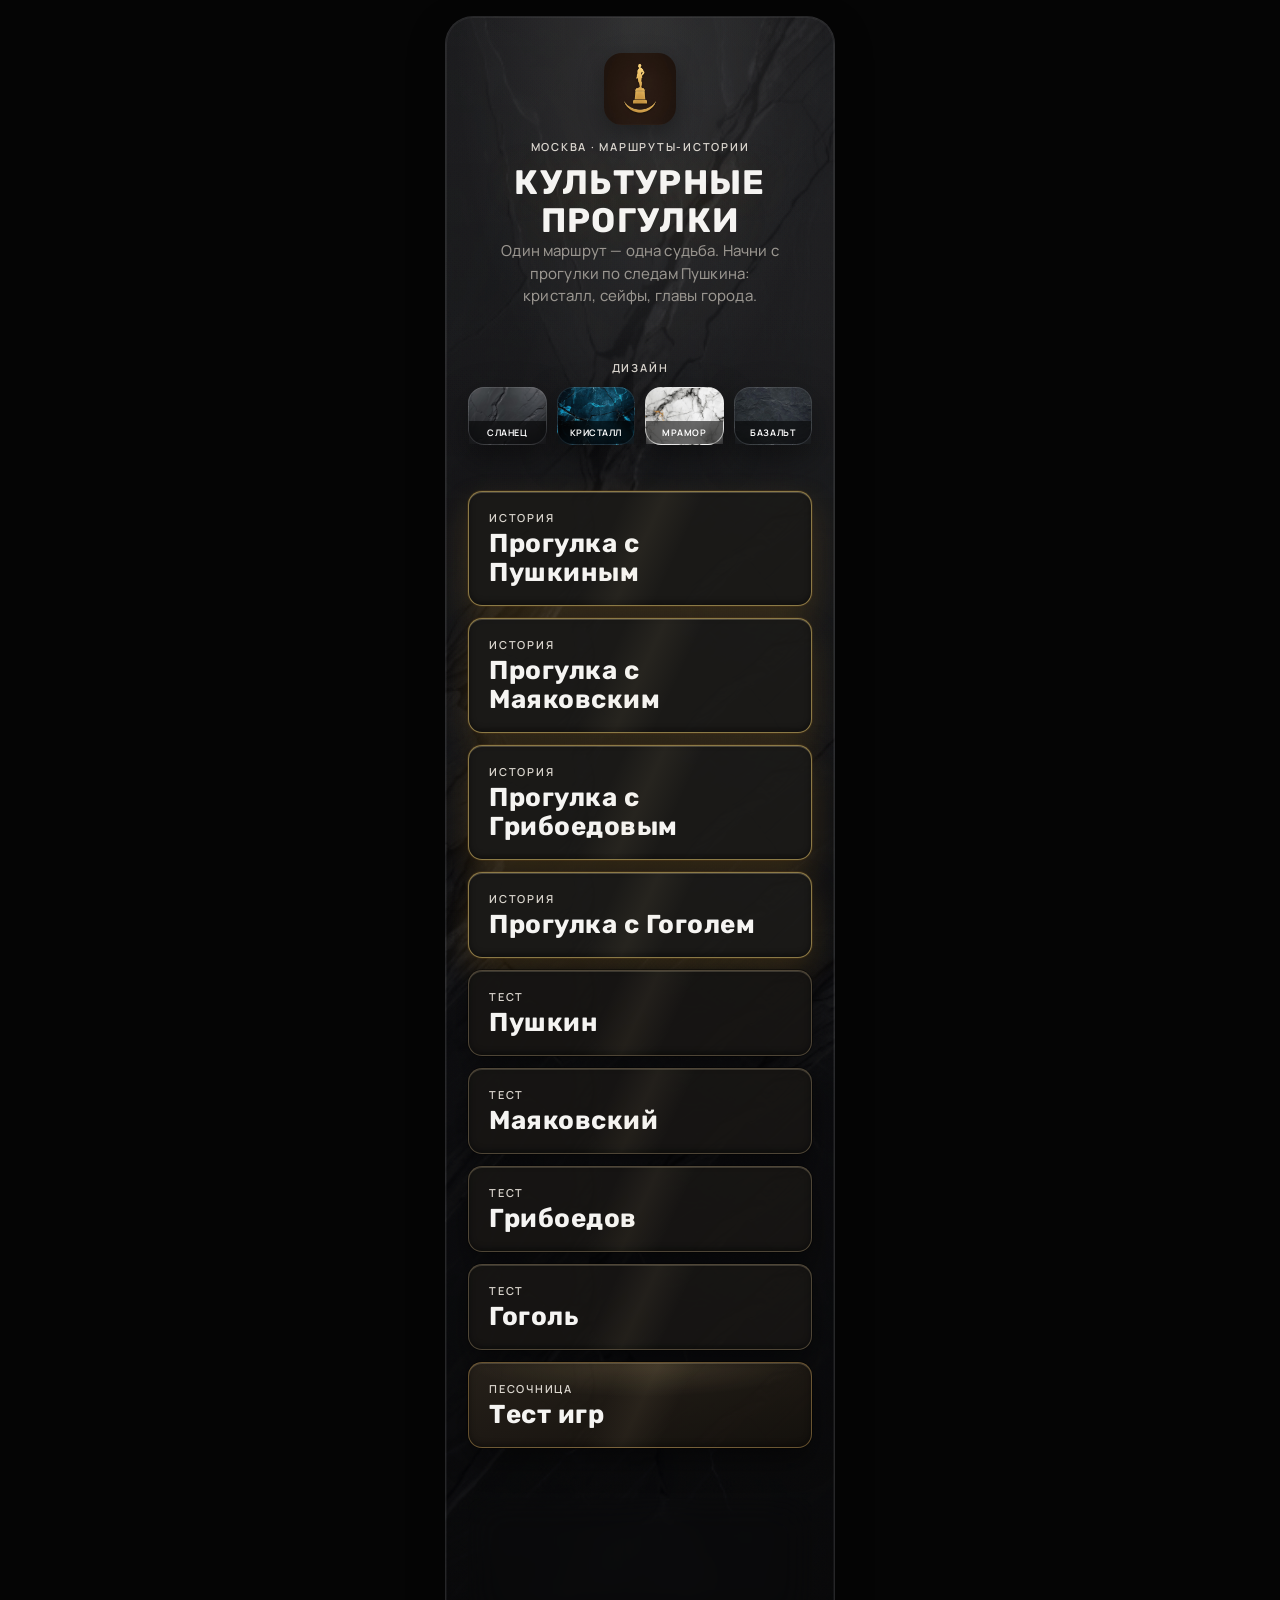
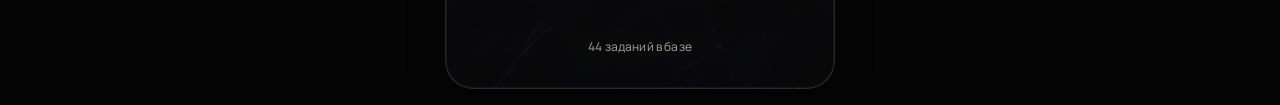
<file: index.html>
<!DOCTYPE html>
<html lang="ru" data-theme="slate">
<head>
  <meta charset="UTF-8" />
  <meta name="viewport" content="width=device-width, initial-scale=1, viewport-fit=cover" />
  <meta name="theme-color" content="#0e0e10" />
  <meta name="apple-mobile-web-app-capable" content="yes" />
  <title>Культурные прогулки</title>
  <link rel="stylesheet" href="styles.css?v=77" />
  <link rel="stylesheet" href="themes.css?v=77" />
  <link rel="stylesheet" href="ui-premium.css?v=77" />
  <link rel="manifest" href="manifest.json" />
  <link rel="icon" href="icon.svg" type="image/svg+xml" />
  <link rel="apple-touch-icon" href="apple-touch-icon.png" />
  <script src="theme.js?v=77"></script>
</head>
<body class="home-body">
  <div class="phone-shell home-shell">
    <div class="home-atmosphere" aria-hidden="true"></div>
    <main class="home home-premium">
      <header class="home-brand">
        <img class="home-logo home-logo-lg" src="icon-512.png" width="96" height="96" alt="" />
        <p class="eyebrow">Москва · маршруты-истории</p>
        <h1>Культурные<br />прогулки</h1>
        <p class="home-lead">Один маршрут — одна судьба. Начни с прогулки по следам Пушкина: кристалл, сейфы, главы города.</p>
      </header>

      <section class="theme-picker" aria-label="Дизайн">
        <p class="theme-picker-label">Дизайн</p>
        <div class="theme-picker-row">
          <button type="button" class="theme-swatch" data-theme-pick="slate" data-label="Сланец" aria-label="Сланец"></button>
          <button type="button" class="theme-swatch" data-theme-pick="crystal" data-label="Кристалл" aria-label="Кристалл"></button>
          <button type="button" class="theme-swatch" data-theme-pick="marble" data-label="Мрамор" aria-label="Мрамор"></button>
          <button type="button" class="theme-swatch" data-theme-pick="basalt" data-label="Базальт" aria-label="Базальт"></button>
        </div>
      </section>

      <nav class="home-actions" aria-label="Главное меню">
        <a class="home-cta story" data-poet="pushkin" href="walk.html?story=pushkin&v=62">
          <span class="home-cta-label">История</span>
          <span class="home-cta-title">Прогулка с Пушкиным</span>
        </a>
        <a class="home-cta story" data-poet="mayakovsky" href="walk.html?story=mayakovsky&v=62">
          <span class="home-cta-label">История</span>
          <span class="home-cta-title">Прогулка с Маяковским</span>
        </a>
        <a class="home-cta story" data-poet="griboedov" href="walk.html?story=griboedov&v=62">
          <span class="home-cta-label">История</span>
          <span class="home-cta-title">Прогулка с Грибоедовым</span>
        </a>
        <a class="home-cta story" data-poet="gogol" href="walk.html?story=gogol&v=62">
          <span class="home-cta-label">История</span>
          <span class="home-cta-title">Прогулка с Гоголем</span>
        </a>
        <a class="home-cta test" data-poet="pushkin" href="walk.html?story=pushkin&test=1&v=62">
          <span class="home-cta-label">Тест</span>
          <span class="home-cta-title">Пушкин</span>
        </a>
        <a class="home-cta test" data-poet="mayakovsky" href="walk.html?story=mayakovsky&test=1&v=62">
          <span class="home-cta-label">Тест</span>
          <span class="home-cta-title">Маяковский</span>
        </a>
        <a class="home-cta test" data-poet="griboedov" href="walk.html?story=griboedov&test=1&v=62">
          <span class="home-cta-label">Тест</span>
          <span class="home-cta-title">Грибоедов</span>
        </a>
        <a class="home-cta test" data-poet="gogol" href="walk.html?story=gogol&test=1&v=62">
          <span class="home-cta-label">Тест</span>
          <span class="home-cta-title">Гоголь</span>
        </a>
        <a class="home-cta" href="games.html">
          <span class="home-cta-label">Песочница</span>
          <span class="home-cta-title">Тест игр</span>
        </a>
      </nav>

      <footer class="home-foot">
        <button type="button" class="btn ghost home-install" id="btn-install" hidden>Установить на телефон</button>
        <div class="home-settings">
          <p class="home-settings-label">Настройки</p>
          <button type="button" class="btn primary" id="btn-update-app">Обновить приложение</button>
          <p class="home-note" id="update-note">Та же ссылка · сброс кэша и загрузка новой версии</p>
        </div>
        <p class="home-note" id="home-note"></p>
      </footer>
    </main>
  </div>
  <script src="content-db.js?v=77"></script>
  <script src="monuments-extra.js?v=77"></script>
  <script src="demo-quest.js?v=77"></script>
  <script src="story-pushkin.js?v=77"></script>
  <script src="story-letters.js?v=77"></script>
  <script src="story-mayakovsky.js?v=77"></script>
  <script src="story-griboedov.js?v=77"></script>
  <script src="story-gogol.js?v=77"></script>
  <script src="shared.js?v=77"></script>
  <script>
    const active = KP.loadActiveQuest();
    const dbCount = (window.QUEST_DB && QUEST_DB.tasks.length) || 0;
    document.getElementById("home-note").textContent = active
      ? `${active.title} · ${active.steps.length} заданий`
      : `${dbCount} заданий в базе`;

    let deferred;
    window.addEventListener("beforeinstallprompt", (e) => {
      e.preventDefault();
      deferred = e;
      document.getElementById("btn-install").hidden = false;
    });
    document.getElementById("btn-install").onclick = async () => {
      if (!deferred) return;
      deferred.prompt();
      deferred = null;
      document.getElementById("btn-install").hidden = true;
    };

    document.getElementById("btn-update-app").onclick = async () => {
      const btn = document.getElementById("btn-update-app");
      const note = document.getElementById("update-note");
      btn.disabled = true;
      note.textContent = "Сбрасываем кэш…";
      const bust = String(Date.now());
      try {
        if ("serviceWorker" in navigator) {
          const regs = await navigator.serviceWorker.getRegistrations();
          await Promise.all(regs.map((r) => r.unregister()));
        }
        if (window.caches) {
          const keys = await caches.keys();
          await Promise.all(keys.map((k) => caches.delete(k)));
        }
        // Сбиваем и HTTP-кэш браузера (из‑за него «обновление» бывает мгновенным и старым)
        await Promise.all([
          fetch(`./index.html?v=${bust}`, { cache: "reload", credentials: "same-origin" }),
          fetch(`./sw.js?v=${bust}`, { cache: "reload", credentials: "same-origin" }),
        ]);
        note.textContent = "Загружаем новую версию…";
        await new Promise((r) => setTimeout(r, 400));
      } catch (_) {}
      location.replace(`./index.html?v=${bust}`);
    };

    if ("serviceWorker" in navigator) {
      navigator.serviceWorker.register("./sw.js?v=77").catch(() => {});
    }
  </script>
</body>
</html>
</file>
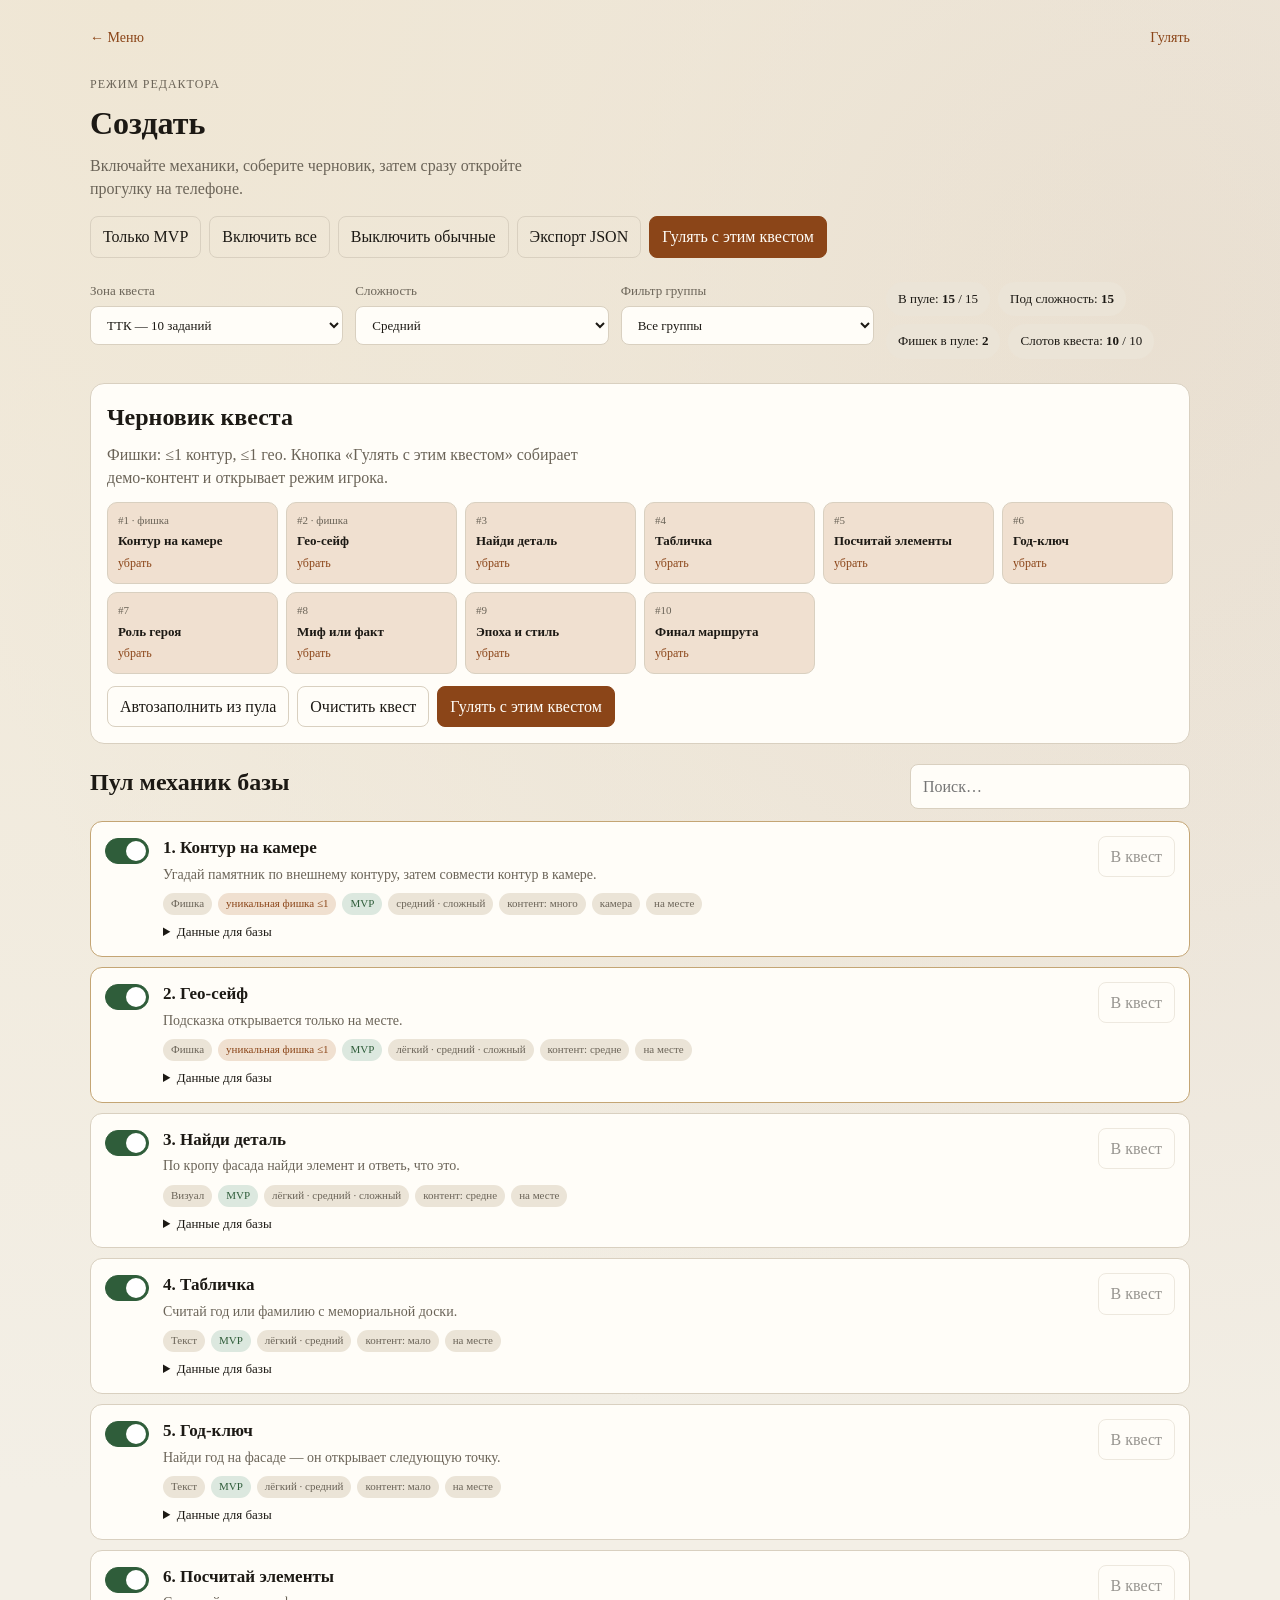
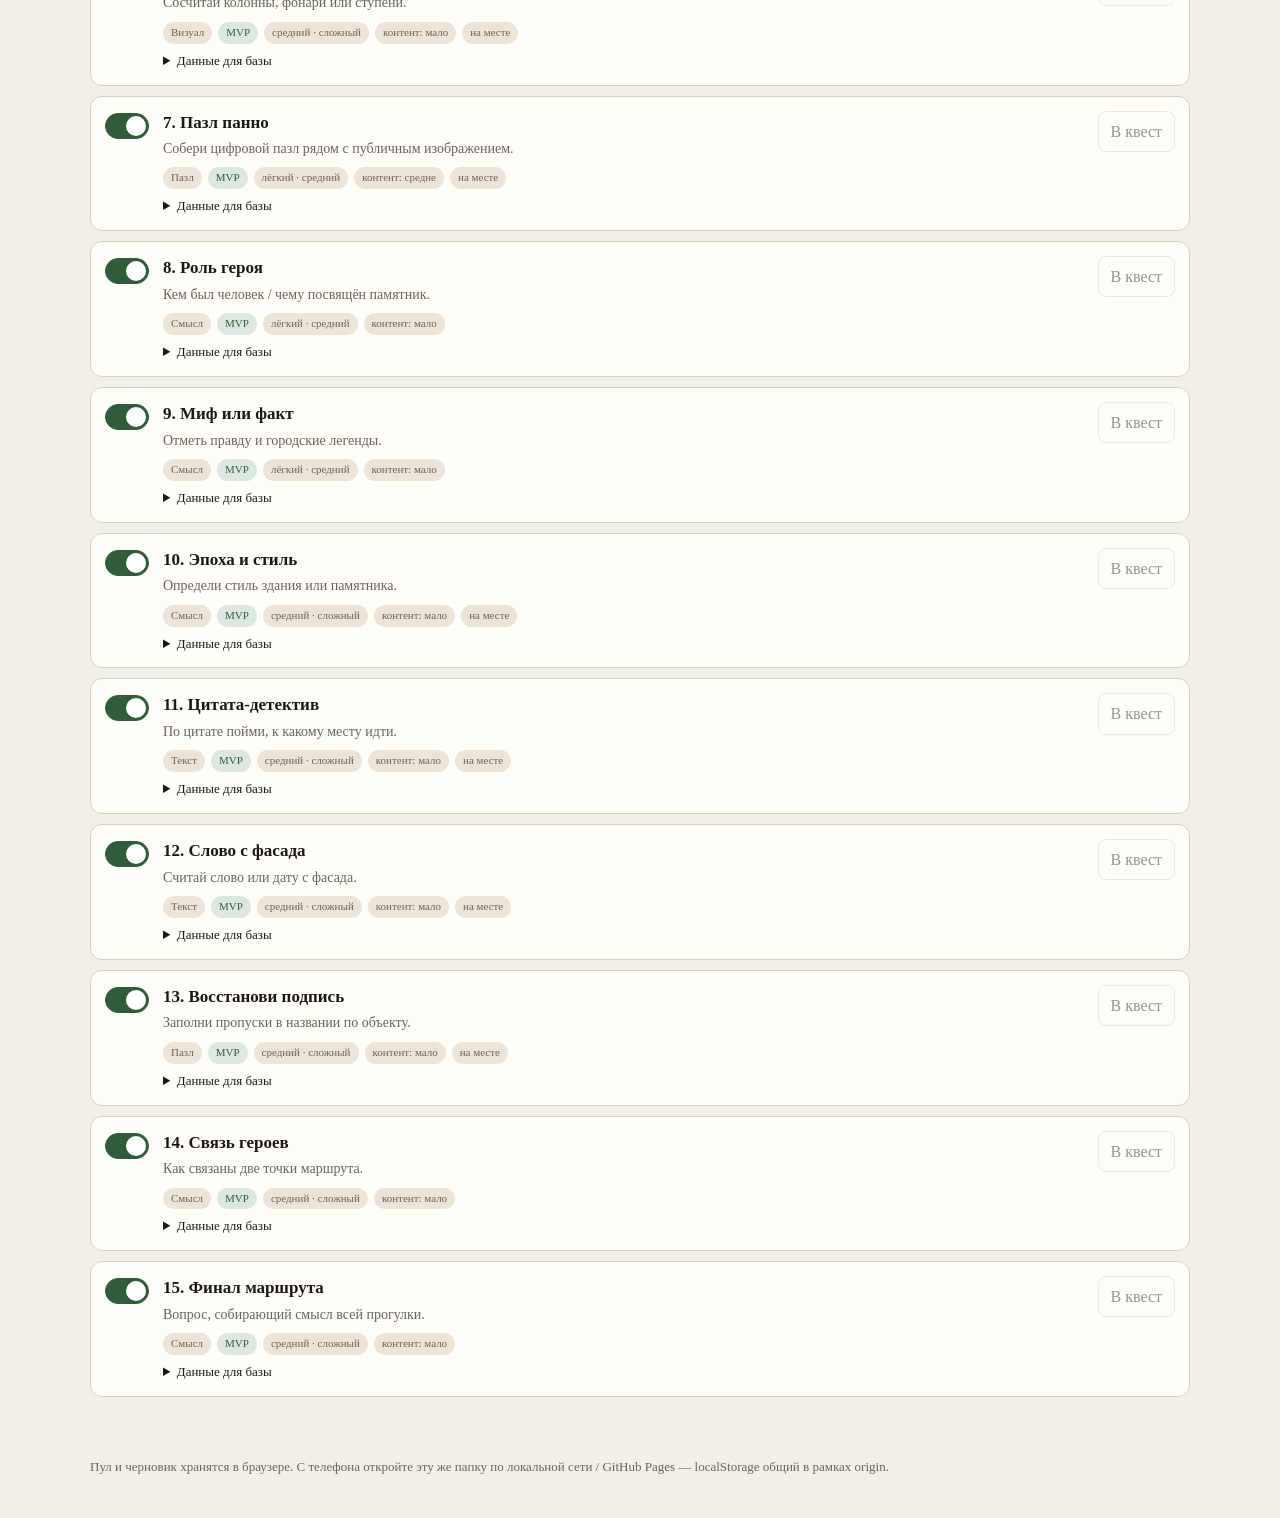
<file: create.html>
﻿<!DOCTYPE html>
<html lang="ru">
<head>
  <meta charset="UTF-8" />
  <meta name="viewport" content="width=device-width, initial-scale=1, viewport-fit=cover" />
  <meta name="theme-color" content="#1c1914" />
  <title>Создать — Культурные прогулки</title>
  <link rel="stylesheet" href="create-styles.css" />
</head>
<body>
  <header class="top">
    <div class="nav-row">
      <a href="index.html">← Меню</a>
      <a href="walk.html">Гулять</a>
    </div>
    <div>
      <p class="eyebrow">Режим редактора</p>
      <h1>Создать</h1>
      <p class="lead">Включайте механики, соберите черновик, затем сразу откройте прогулку на телефоне.</p>
    </div>
    <div class="top-actions">
      <button type="button" id="btn-mvp" class="btn ghost">Только MVP</button>
      <button type="button" id="btn-all-on" class="btn ghost">Включить все</button>
      <button type="button" id="btn-all-off" class="btn ghost">Выключить обычные</button>
      <button type="button" id="btn-export" class="btn ghost">Экспорт JSON</button>
      <button type="button" id="btn-walk" class="btn primary">Гулять с этим квестом</button>
    </div>
  </header>

  <section class="setup">
    <label>
      Зона квеста
      <select id="zone">
        <option value="garden">Садовое кольцо — 5 заданий</option>
        <option value="ttk" selected>ТТК — 10 заданий</option>
      </select>
    </label>
    <label>
      Сложность
      <select id="difficulty">
        <option value="easy">Лёгкий</option>
        <option value="medium" selected>Средний</option>
        <option value="hard">Сложный</option>
      </select>
    </label>
    <label>
      Фильтр группы
      <select id="filter-group">
        <option value="all">Все группы</option>
        <option value="unique">Фишки</option>
        <option value="visual">Визуал</option>
        <option value="text">Текст</option>
        <option value="puzzle">Пазлы</option>
        <option value="space">Пространство</option>
        <option value="meaning">Смысл</option>
      </select>
    </label>
    <div class="stats" id="stats"></div>
  </section>

  <section class="quest-preview">
    <h2>Черновик квеста</h2>
    <p class="hint">Фишки: ≤1 контур, ≤1 гео. Кнопка «Гулять с этим квестом» собирает демо-контент и открывает режим игрока.</p>
    <div class="slots" id="slots"></div>
    <div class="quest-actions">
      <button type="button" id="btn-auto" class="btn ghost">Автозаполнить из пула</button>
      <button type="button" id="btn-clear-quest" class="btn ghost">Очистить квест</button>
      <button type="button" id="btn-walk-2" class="btn primary">Гулять с этим квестом</button>
    </div>
  </section>

  <main>
    <div class="list-head">
      <h2>Пул механик базы</h2>
      <input type="search" id="search" placeholder="Поиск…" />
    </div>
    <div id="mechanics" class="mechanics"></div>
  </main>

  <footer>
    <p>Пул и черновик хранятся в браузере. С телефона откройте эту же папку по локальной сети / GitHub Pages — localStorage общий в рамках origin.</p>
  </footer>

  <script src="mechanics-data.js"></script>
  <script src="assets.js"></script>
  <script src="content-db.js"></script>
  <script src="monuments-extra.js"></script>
  <script src="demo-quest.js"></script>
  <script src="shared.js"></script>
  <script src="create.js"></script>
  <script>
    if ("serviceWorker" in navigator) {
      navigator.serviceWorker.register("./sw.js").catch(() => {});
    }
  </script>
</body>
</html>
</file>
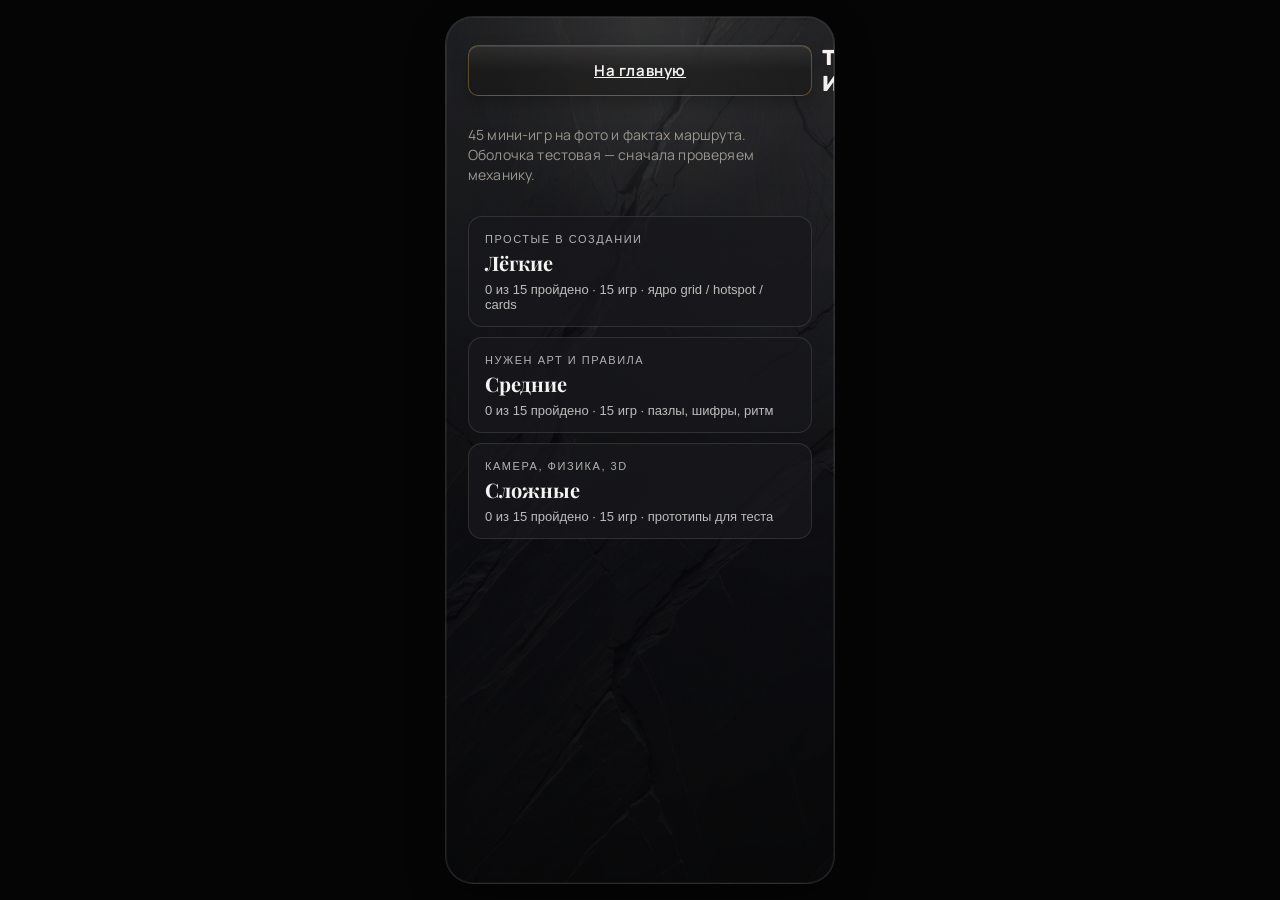
<file: games.html>
<!DOCTYPE html>
<html lang="ru" data-theme="slate">
<head>
  <meta charset="UTF-8" />
  <meta name="viewport" content="width=device-width, initial-scale=1, viewport-fit=cover" />
  <meta name="theme-color" content="#0e0e10" />
  <title>Тест игр · Культурные прогулки</title>
  <link rel="stylesheet" href="styles.css?v=77" />
  <link rel="stylesheet" href="themes.css?v=77" />
  <link rel="stylesheet" href="ui-premium.css?v=77" />
  <link rel="stylesheet" href="games.css?v=77" />
  <link rel="manifest" href="manifest.json" />
  <link rel="icon" href="icon.svg" type="image/svg+xml" />
  <script src="theme.js?v=77"></script>
</head>
<body class="home-body games-body">
  <div class="phone-shell home-shell">
    <div class="home-atmosphere" aria-hidden="true"></div>
    <main class="home home-premium games-app" id="games-app">
      <!-- filled by games.js -->
    </main>
  </div>
  <script src="games.js?v=77"></script>
  <script>
    if ("serviceWorker" in navigator) {
      navigator.serviceWorker.register("./sw.js?v=77").catch(() => {});
    }
  </script>
</body>
</html>
</file>
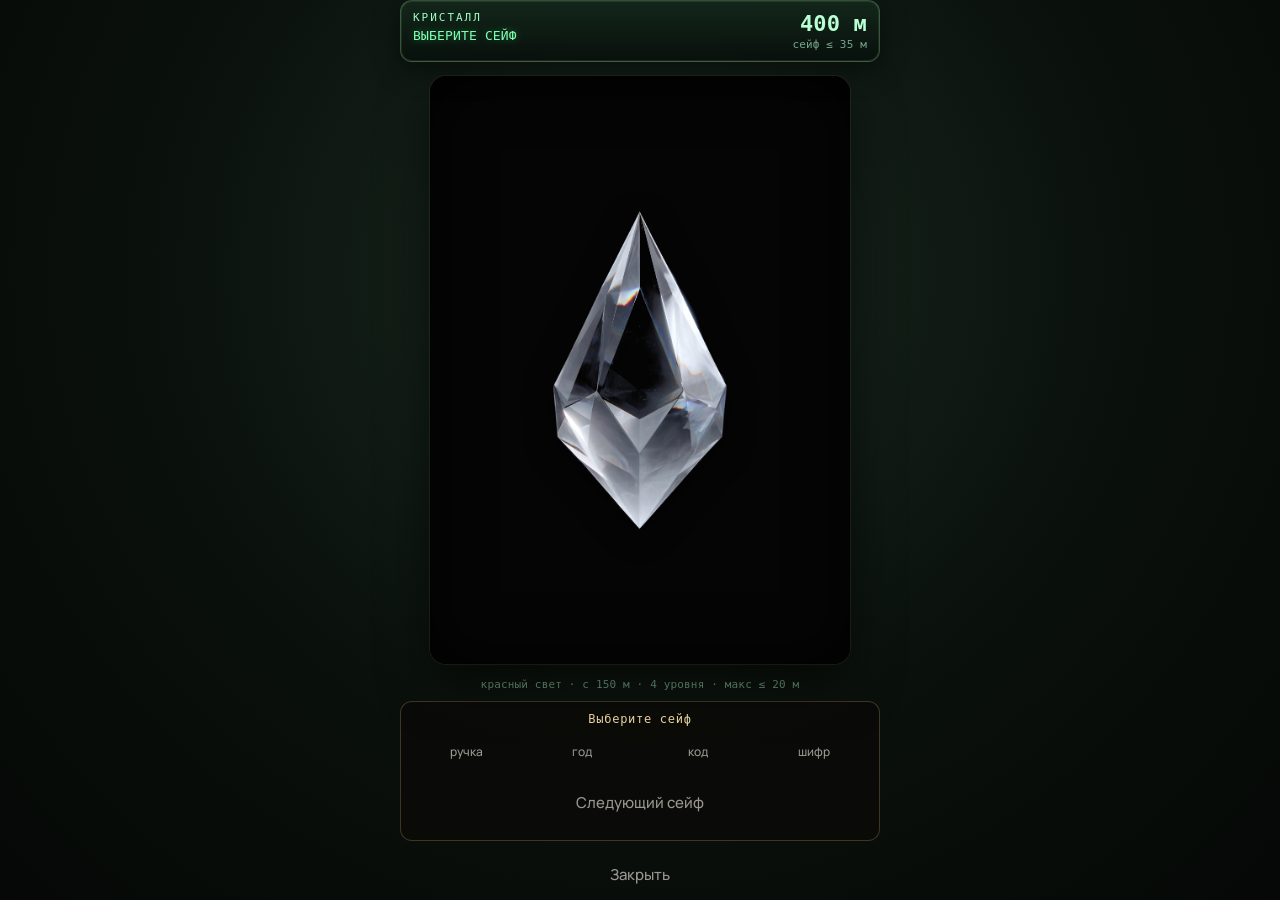
<file: safes-fit.html>
<!DOCTYPE html>
<html lang="ru" data-theme="slate">
<head>
  <meta charset="UTF-8" />
  <meta name="viewport" content="width=device-width, initial-scale=1, viewport-fit=cover" />
  <meta name="theme-color" content="#0e0e10" />
  <title>Прогон сейфов — Культурные прогулки</title>
  <link rel="preconnect" href="https://fonts.googleapis.com" />
  <link rel="preconnect" href="https://fonts.gstatic.com" crossorigin />
  <link href="https://fonts.googleapis.com/css2?family=Fraunces:opsz,wght@9..144,500;600;700&family=Outfit:wght@400;500;600;700&display=swap" rel="stylesheet" />
  <link rel="stylesheet" href="styles.css?v=77" />
  <link rel="stylesheet" href="themes.css?v=77" />
  <link rel="manifest" href="manifest.json" />
  <script src="theme.js?v=77"></script>
</head>
<body class="walk-body">
  <div class="phone-shell" id="app">
    <div class="panel" style="margin:16px;text-align:center">
      <p class="eyebrow">Тест ассетов</p>
      <h1 class="walk-title" style="font-size:1.4rem">Прогон сейфов</h1>
      <p class="muted">Сначала выберите тип сейфа — он появится. Крестик закрывает и даёт выбрать другой.</p>
      <p><a href="index.html">← Меню</a></p>
    </div>
  </div>
  <script src="radar.js?v=77"></script>
  <script>
    (function () {
      if (!window.KP_Radar) return;
      const radar = new window.KP_Radar({
        targetLat: 55.76,
        targetLon: 37.62,
        unlockM: 35,
        revealM: 150,
        demo: true,
        fitMode: true,
        safeType: "wheel",
        safeCode: "",
        safePrompt: "Крутите ручку · 3 оборота",
        hintText: "Тестовая подсказка после открытия сейфа.",
        needsCalibration: false,
        onUnlock: () => {},
        onClose: () => {
          location.href = "index.html";
        },
      });
      radar.start();
    })();
    if ("serviceWorker" in navigator) {
      navigator.serviceWorker.register("./sw.js?v=77").catch(() => {});
    }
  </script>
</body>
</html>
</file>
<file: styles.css>
:root {
  --bg: #14110e;
  --bg2: #1c1814;
  --card: rgba(38, 32, 26, 0.92);
  --ink: #f4eee4;
  --muted: #9a8f82;
  --line: rgba(212, 168, 90, 0.14);
  --accent: #c9a24b;
  --accent-soft: rgba(201, 162, 75, 0.14);
  --accent-glow: rgba(201, 162, 75, 0.35);
  --accent2: #7aab8a;
  --danger: #c87a62;
  --ok: #6faf82;
  --phone-w: 390px;
  --font-display: "Fraunces", "Cormorant Garamond", Georgia, serif;
  --font-ui: "Outfit", "Manrope", system-ui, sans-serif;
  --radius-lg: 18px;
  --radius-md: 14px;
  font-family: var(--font-ui);
  font-feature-settings: "ss01" on, "kern" on;
}

* { box-sizing: border-box; }

body {
  margin: 0;
  min-height: 100vh;
  background: #0a0908;
  color: var(--ink);
  font-family: var(--font-ui);
  -webkit-font-smoothing: antialiased;
}

.home-body, .walk-body, .create-body {
  display: flex;
  justify-content: center;
  padding: 16px;
  background:
    radial-gradient(ellipse 70% 40% at 50% 0%, rgba(40, 40, 48, 0.35) 0%, transparent 55%),
    #070708;
}

/* Paper / parchment grain — must be visible on phone screens */
.phone-shell::before {
  content: "";
  pointer-events: none;
  position: absolute;
  inset: 0;
  z-index: 0;
  opacity: 0.22;
  background-image:
    url("data:image/svg+xml,%3Csvg viewBox='0 0 256 256' xmlns='http://www.w3.org/2000/svg'%3E%3Cfilter id='n'%3E%3CfeTurbulence type='fractalNoise' baseFrequency='0.7' numOctaves='4' stitchTiles='stitch'/%3E%3C/filter%3E%3Crect width='100%25' height='100%25' filter='url(%23n)'/%3E%3C/svg%3E");
  background-size: 140px 140px;
  mix-blend-mode: soft-light;
  border-radius: inherit;
}

.phone-shell::after {
  content: "";
  pointer-events: none;
  position: absolute;
  inset: 0;
  z-index: 0;
  border-radius: inherit;
  background:
    radial-gradient(ellipse 90% 70% at 50% 0%, rgba(212, 168, 90, 0.14) 0%, transparent 55%),
    radial-gradient(ellipse 80% 50% at 50% 100%, rgba(0, 0, 0, 0.45) 0%, transparent 60%),
    linear-gradient(180deg, rgba(255, 236, 200, 0.04) 0%, transparent 28%, rgba(0, 0, 0, 0.2) 100%);
  box-shadow: inset 0 1px 0 rgba(255, 236, 200, 0.08);
}

.phone-shell {
  width: min(100%, var(--phone-w));
  min-height: min(100vh - 32px, 844px);
  background:
    radial-gradient(ellipse 120% 70% at 50% -15%, rgba(110, 82, 40, 0.38) 0%, transparent 50%),
    linear-gradient(165deg, #2a2218 0%, #17130f 38%, #0f0d0b 100%);
  border: 1px solid rgba(201, 162, 75, 0.28);
  border-radius: 28px;
  overflow: hidden;
  position: relative;
  display: flex;
  flex-direction: column;
  box-shadow:
    0 0 0 1px rgba(255, 240, 210, 0.06) inset,
    0 28px 70px rgba(0, 0, 0, 0.65),
    0 0 60px rgba(201, 162, 75, 0.1);
}

.phone-shell > * {
  position: relative;
  z-index: 1;
}

.phone-notch {
  height: 12px;
  margin: 10px auto 0;
  width: 118px;
  border-radius: 999px;
  background: #0a0908;
}

/* HOME — premium */
.home-shell {
  background:
    radial-gradient(ellipse 120% 80% at 50% -10%, #3a3024 0%, transparent 55%),
    linear-gradient(180deg, #1a1612 0%, #12100e 48%, #0e0c0a 100%);
  border-color: #2e2820;
}
.home-atmosphere {
  pointer-events: none;
  position: absolute;
  inset: 0;
  z-index: 0;
  background:
    radial-gradient(circle at 78% 22%, rgba(212, 168, 75, 0.16), transparent 42%),
    radial-gradient(circle at 18% 78%, rgba(120, 160, 130, 0.1), transparent 40%),
    radial-gradient(ellipse at 50% 110%, rgba(0, 0, 0, 0.5), transparent 55%);
}
.home-premium {
  position: relative;
  z-index: 1;
  padding: 36px 24px 28px;
  gap: 0;
  min-height: 100%;
  font-family: var(--font-ui);
}
.home-brand {
  display: flex;
  flex-direction: column;
  align-items: center;
  text-align: center;
  padding: 8px 0 28px;
}
.home-logo-lg {
  width: 96px;
  height: 96px;
  border-radius: 24px;
  margin: 0 0 22px;
  display: block;
  box-shadow:
    0 0 0 1px rgba(212, 168, 75, 0.28),
    0 0 32px rgba(201, 162, 75, 0.12),
    0 18px 40px rgba(0, 0, 0, 0.45);
}
.home-premium .eyebrow {
  color: #c9a24b;
  letter-spacing: 0.22em;
  font-size: 11px;
  font-weight: 600;
  margin-bottom: 10px;
}
.home-premium h1 {
  font-family: var(--font-display);
  font-size: 44px;
  font-weight: 600;
  line-height: 1.02;
  letter-spacing: -0.015em;
  color: #f3ead8;
  margin: 0 0 14px;
  text-shadow: 0 0 40px rgba(201, 162, 75, 0.15);
}
.home-premium .home-lead {
  max-width: 280px;
  margin: 0 auto;
  color: #9a8f80;
  font-size: 15px;
  line-height: 1.45;
}
.home-cta {
  display: flex;
  flex-direction: column;
  gap: 4px;
  text-decoration: none;
  color: inherit;
  border-radius: 16px;
  padding: 18px 20px;
  border: 1px solid rgba(232, 200, 140, 0.28);
  background:
    linear-gradient(180deg, rgba(255, 236, 200, 0.1) 0%, transparent 38%),
    linear-gradient(165deg, #3a3024 0%, #1c1812 100%);
  box-shadow:
    0 1px 0 rgba(255, 236, 200, 0.22) inset,
    0 -2px 0 rgba(0, 0, 0, 0.35) inset,
    0 10px 0 rgba(0, 0, 0, 0.22),
    0 18px 36px rgba(0, 0, 0, 0.4);
  transform: translateY(0);
  transition: transform 0.15s ease, box-shadow 0.15s ease;
}
.home-cta:active {
  transform: translateY(3px);
  box-shadow:
    0 1px 0 rgba(255, 236, 200, 0.12) inset,
    0 4px 0 rgba(0, 0, 0, 0.25),
    0 8px 16px rgba(0, 0, 0, 0.35);
}
.home-cta.walk {
  border-color: rgba(232, 200, 120, 0.55);
  background:
    linear-gradient(180deg, rgba(255, 220, 140, 0.2) 0%, transparent 40%),
    linear-gradient(135deg, rgba(212, 168, 75, 0.28), transparent 50%),
    linear-gradient(165deg, #3a2c18, #1a140e);
  box-shadow:
    0 1px 0 rgba(255, 236, 180, 0.35) inset,
    0 -2px 0 rgba(0, 0, 0, 0.4) inset,
    0 10px 0 rgba(80, 55, 20, 0.45),
    0 18px 40px rgba(0, 0, 0, 0.45),
    0 0 28px rgba(201, 162, 75, 0.18);
}
.home-cta.create {
  border-color: rgba(90, 110, 95, 0.35);
  background:
    linear-gradient(135deg, rgba(143, 191, 154, 0.08), transparent 45%),
    linear-gradient(165deg, #222820, #161814);
}
.home-cta.test {
  border-color: rgba(180, 140, 90, 0.4);
  background:
    linear-gradient(135deg, rgba(200, 150, 70, 0.12), transparent 45%),
    linear-gradient(165deg, #2a2218, #181410);
}
.home-cta.safes {
  border-color: rgba(200, 90, 100, 0.45);
  background:
    linear-gradient(135deg, rgba(200, 70, 90, 0.14), transparent 45%),
    linear-gradient(165deg, #2a181c, #181014);
}
.home-cta-label {
  font-size: 11px;
  text-transform: uppercase;
  letter-spacing: 0.14em;
  color: #a89878;
  font-weight: 600;
}
.home-cta.walk .home-cta-label { color: #d4a84b; }
.home-cta.create .home-cta-label { color: #8fbf9a; }
.home-cta.test .home-cta-label { color: #c9a06a; }
.home-cta.safes .home-cta-label { color: #e08a94; }
.test-banner {
  margin: 0 0 8px;
  padding: 8px 12px;
  border-radius: 10px;
  border: 1px solid rgba(200, 150, 70, 0.45);
  background: rgba(60, 42, 18, 0.85);
  color: #f0d9a8;
  font-size: 12px;
  font-weight: 600;
  letter-spacing: 0.04em;
  text-align: center;
}
.walk-footer-row {
  display: flex;
  gap: 8px;
}
.walk-footer-row .btn { flex: 1; }
.home-cta-title {
  font-family: var(--font-display);
  font-size: 28px;
  font-weight: 600;
  color: inherit;
  line-height: 1.1;
}
.home-cta.story .home-cta-label { color: #e0c070; }
.home-foot {
  margin-top: auto;
  padding-top: 28px;
  display: flex;
  flex-direction: column;
  gap: 10px;
  align-items: center;
}
.home-install { width: 100%; text-align: center; }
.home-settings {
  width: 100%;
  margin-top: 8px;
  padding: 14px 14px 12px;
  border-radius: 14px;
  border: 1px solid rgba(212, 168, 75, 0.22);
  background: rgba(20, 16, 12, 0.55);
  display: flex;
  flex-direction: column;
  gap: 8px;
  align-items: stretch;
}
.home-settings-label {
  margin: 0;
  font-size: 11px;
  text-transform: uppercase;
  letter-spacing: 0.14em;
  color: #a89878;
  font-weight: 600;
  text-align: center;
}
.home-settings .btn { width: 100%; }
.home-premium .home-note {
  margin: 0;
  text-align: center;
  font-size: 12px;
  color: #6e6458;
}

/* HOME legacy */
.home {
  padding: 28px 22px 32px;
  display: flex;
  flex-direction: column;
  gap: 14px;
  flex: 1;
}

.eyebrow {
  margin: 0;
  text-transform: uppercase;
  letter-spacing: 0.12em;
  font-size: 11px;
  color: var(--muted);
}

.home h1 {
  margin: 0;
  font-size: 34px;
  line-height: 1.05;
  font-weight: 700;
}

.home-lead { margin: 0; color: var(--muted); }

.home-actions {
  display: flex;
  flex-direction: column;
  gap: 12px;
  margin-top: 12px;
}

.home-btn {
  display: block;
  text-decoration: none;
  color: inherit;
  border-radius: 18px;
  padding: 18px 18px 16px;
  border: 1px solid var(--line);
  background: var(--card);
}

.home-btn.create { background: linear-gradient(160deg, #3a2f22, #2a241c); }
.home-btn.walk { background: linear-gradient(160deg, #243228, #2a241c); border-color: #3d5244; }

.home-btn-kicker {
  display: block;
  font-size: 11px;
  text-transform: uppercase;
  letter-spacing: 0.1em;
  color: var(--muted);
  margin-bottom: 6px;
}

.home-btn-title {
  display: block;
  font-size: 26px;
  font-weight: 700;
  margin-bottom: 6px;
}

.home-btn-desc { display: block; color: var(--muted); font-size: 14px; }

.home-note {
  margin-top: auto;
  font-size: 13px;
  color: var(--muted);
}

/* WALK chrome */
.walk-top {
  padding: 10px 18px 14px;
  border-bottom: 1px solid var(--line);
  background:
    linear-gradient(180deg, rgba(36, 30, 24, 0.95) 0%, rgba(22, 18, 14, 0.88) 100%);
  backdrop-filter: blur(8px);
}

.walk-nav {
  display: flex;
  justify-content: space-between;
  align-items: center;
  gap: 8px;
  margin-bottom: 10px;
}

.walk-nav a, .linkish {
  color: var(--accent);
  text-decoration: none;
  font-size: 13px;
  font-weight: 500;
  letter-spacing: 0.02em;
  background: none;
  border: 0;
  cursor: pointer;
  font-family: var(--font-ui);
}

.walk-title {
  margin: 0;
  font-family: var(--font-display);
  font-size: 18px;
  font-weight: 600;
  letter-spacing: 0.01em;
  color: #f3ead8;
}

.walk-meta {
  margin: 4px 0 0;
  font-size: 12px;
  color: var(--muted);
  letter-spacing: 0.02em;
}

.progress-row {
  display: flex;
  gap: 5px;
  margin-top: 12px;
}

.progress-dot {
  flex: 1;
  height: 3px;
  border-radius: 99px;
  background: rgba(255, 255, 255, 0.06);
}

.progress-dot.done {
  background: var(--ok);
  box-shadow: 0 0 8px rgba(111, 175, 130, 0.35);
}
.progress-dot.current {
  background: var(--accent);
  box-shadow: 0 0 10px var(--accent-glow);
}

.walk-screen {
  padding: 18px 16px 20px;
  flex: 1;
  overflow: auto;
  display: flex;
  flex-direction: column;
  gap: 14px;
}

.chip-row { display: flex; flex-wrap: wrap; gap: 6px; }

.chip {
  font-size: 10px;
  padding: 5px 10px;
  border-radius: 999px;
  background: rgba(255, 255, 255, 0.04);
  border: 1px solid var(--line);
  color: var(--muted);
  letter-spacing: 0.08em;
  text-transform: uppercase;
  font-weight: 600;
}

.chip.feature {
  background: var(--accent-soft);
  border-color: rgba(201, 162, 75, 0.35);
  color: #e4c57a;
}

.place {
  margin: 0;
  font-family: var(--font-display);
  font-size: 26px;
  font-weight: 600;
  line-height: 1.15;
  letter-spacing: -0.01em;
  color: #f6f0e6;
}

.addr, .muted { color: var(--muted); font-size: 13px; margin: 0; }

.panel {
  background:
    linear-gradient(180deg, rgba(255, 236, 200, 0.07) 0%, transparent 36%),
    linear-gradient(165deg, rgba(52, 44, 34, 0.92), rgba(24, 20, 16, 0.96));
  border: 1px solid rgba(212, 168, 90, 0.22);
  border-radius: var(--radius-lg);
  padding: 16px;
  box-shadow:
    0 1px 0 rgba(255, 236, 200, 0.12) inset,
    0 -1px 0 rgba(0, 0, 0, 0.25) inset,
    0 14px 36px rgba(0, 0, 0, 0.35);
}

.panel h2 {
  margin: 0 0 10px;
  font-family: var(--font-display);
  font-size: 20px;
  font-weight: 600;
  color: #f3ead8;
}

.panel p { margin: 0 0 8px; font-size: 14px; line-height: 1.5; color: #cfc4b4; }

.fake-cam {
  aspect-ratio: 3/4;
  border-radius: 14px;
  border: 1px dashed var(--accent);
  background:
    linear-gradient(180deg, rgba(0,0,0,.15), rgba(0,0,0,.45)),
    repeating-linear-gradient(90deg, #3a342c 0 12px, #322c26 12px 24px);
  display: grid;
  place-items: center;
  position: relative;
  overflow: hidden;
}

.silhouette-stage {
  aspect-ratio: 3/5;
  border-radius: 16px;
  overflow: hidden;
  border: 1px solid var(--line);
  background: #0c0b09;
  margin-bottom: 12px;
  display: grid;
  place-items: center;
}
.silhouette-stage svg { width: 72%; height: 90%; display: block; }
.silhouette-stage.aligned svg path { stroke: #8fbf9a; }
.sticker-outline {
  width: 78%;
  height: auto;
  max-height: 92%;
  object-fit: contain;
  display: block;
  image-rendering: auto;
}
.sticker-outline.ar {
  width: 100%;
  height: 100%;
  object-fit: contain;
  filter: drop-shadow(0 0 1px rgba(0,0,0,.9));
}
.silhouette-stage.aligned .sticker-outline {
  filter: hue-rotate(85deg) saturate(0.85);
}

.ar-stage {
  position: relative;
  aspect-ratio: 3/4;
  border-radius: 16px;
  overflow: hidden;
  border: 1px solid var(--line);
  background: #000;
  margin-bottom: 10px;
}
.ar-stage video {
  width: 100%;
  height: 100%;
  object-fit: cover;
  display: block;
}
.ar-overlay {
  position: absolute;
  inset: 6% 16% 8%;
  pointer-events: none;
  filter: drop-shadow(0 0 2px rgba(0,0,0,.85));
}
.ar-overlay svg { width: 100%; height: 100%; display: block; }

.home-logo {
  width: 72px;
  height: 72px;
  border-radius: 18px;
  display: block;
  margin: 0 0 14px;
  box-shadow: 0 8px 24px rgba(0,0,0,.35);
}

.photo-stage.live {
  aspect-ratio: auto;
  min-height: 280px;
}

.live-photo {
  width: 100%;
  height: auto;
  display: block;
  vertical-align: top;
}

.photo-credit {
  margin: 0 0 10px;
  font-size: 11px;
  color: var(--muted);
}

.photo-bg {
  position: absolute;
  inset: 0;
  opacity: 0.85;
}

.photo-bg svg { width: 100%; height: 100%; display: block; }

.object-outline {
  position: absolute;
  inset: 10% 18% 12%;
  color: #f0d59a;
  filter: drop-shadow(0 0 1px #1a1208);
  opacity: 0.95;
  transition: transform 0.25s ease, color 0.25s ease;
}

.object-outline svg { width: 100%; height: 100%; display: block; }

.object-outline.aligned {
  color: #8fbf9a;
  transform: scale(1.02);
}

.stage-label {
  position: absolute;
  left: 10px;
  bottom: 10px;
  font-size: 11px;
  letter-spacing: 0.06em;
  text-transform: uppercase;
  color: #efe6d4;
  background: rgba(0,0,0,.45);
  padding: 4px 8px;
  border-radius: 6px;
}

.crop-photo {
  border-radius: 12px;
  overflow: hidden;
  border: 1px solid var(--line);
  margin-bottom: 10px;
  background: #1a1713;
}

.crop-photo svg { width: 100%; height: auto; display: block; }

.lock-icon {
  display: inline-block;
  padding: 8px 12px;
  border-radius: 999px;
  border: 1px solid var(--line);
  text-transform: uppercase;
  letter-spacing: 0.08em;
  font-size: 11px;
  color: var(--accent);
  margin-bottom: 10px;
}

.contour-shape {
  width: 46%;
  height: 62%;
  border: 2px solid var(--accent);
  border-radius: 40% 40% 28% 28%;
  box-shadow: 0 0 0 1px rgba(212,161,90,.25);
  opacity: 0.9;
}

.loot-stage {
  position: absolute;
  left: 0;
  right: 0;
  bottom: 0;
  top: 0;
  z-index: 20;
  pointer-events: none;
  opacity: 0;
  visibility: hidden;
  transition: opacity 0.45s ease, visibility 0.45s;
  display: grid;
  place-items: center;
  background:
    radial-gradient(circle at 50% 42%, rgba(160, 20, 35, 0.55) 0%, rgba(40, 8, 12, 0.72) 45%, rgba(0, 0, 0, 0.88) 100%);
}
.loot-stage.show {
  opacity: 1;
  visibility: visible;
  pointer-events: auto;
}
.loot-close-x {
  position: absolute;
  top: max(10px, env(safe-area-inset-top, 10px));
  right: 12px;
  z-index: 30;
  width: 44px;
  height: 44px;
  border: 1px solid rgba(255, 255, 255, 0.28);
  border-radius: 50%;
  background: rgba(12, 10, 10, 0.72);
  color: #fff;
  font-size: 28px;
  line-height: 1;
  cursor: pointer;
  display: grid;
  place-items: center;
  padding: 0;
  box-shadow: 0 4px 14px rgba(0, 0, 0, 0.45);
}
.loot-close-x:active {
  transform: scale(0.96);
  background: rgba(40, 20, 20, 0.9);
}

.radar-overlay.loot-focus .radar-scope-wrap {
  background:
    radial-gradient(circle at 50% 50%, rgba(140, 18, 32, 0.55) 0%, rgba(20, 6, 10, 0.95) 70%, #050304 100%);
}
.radar-overlay.loot-focus .radar-crystal-glow {
  /* статичный красный — без анимаций */
  transition: none !important;
  animation: none !important;
}
.radar-crystal.frozen .radar-crystal-glow {
  animation: none !important;
  transition: none !important;
}

.radar-hud-open {
  display: none !important;
}

.safe-stage {
  position: relative;
  width: min(82vw, 320px);
  transform: translateY(48px) scale(0.55);
  opacity: 0;
  transition:
    transform 0.85s cubic-bezier(0.16, 1, 0.3, 1),
    opacity 0.55s ease;
  z-index: 2;
}
.safe-stage.rise {
  transform: translateY(0) scale(1);
  opacity: 1;
}
.safe-glow {
  position: absolute;
  inset: -18% -12%;
  border-radius: 50%;
  background: radial-gradient(circle, rgba(255, 60, 70, 0.45), transparent 68%);
  opacity: 0;
  filter: blur(10px);
  pointer-events: none;
  z-index: 0;
  transition: opacity 0.8s ease;
}
.safe-stage.glowing .safe-glow {
  opacity: 0.85;
  animation: none;
}

.safe-photo-wrap {
  position: relative;
  width: 100%;
  border: 0;
  padding: 0;
  background: transparent;
  z-index: 1;
  display: flex;
  flex-direction: column;
  align-items: center;
  gap: 12px;
  filter: drop-shadow(0 18px 28px rgba(0, 0, 0, 0.7));
  transition: opacity 0.4s ease, transform 0.45s ease;
}
/* code plate is opaque rounded PNG — box-shadow on frame, not holey drop-shadow */
.safe-photo-wrap.safe-wrap-code,
.safe-photo-wrap:has(.safe-code) {
  filter: none;
}
.safe-photo-wrap.vanishing {
  opacity: 0;
  transform: scale(0.85);
  pointer-events: none;
}
.safe-tap-hint {
  font-size: 13px;
  color: #f0d9a8;
  text-shadow: 0 1px 4px rgba(0, 0, 0, 0.8);
  letter-spacing: 0.04em;
  margin: 0;
  text-align: center;
}
.safe-unlock-btn {
  width: min(100%, 280px);
  z-index: 6;
}
.safe-photo-stack {
  position: relative;
  width: 100%;
  aspect-ratio: 720 / 660;
}
.safe-img {
  position: absolute;
  left: 0;
  top: 0;
  width: 100%;
  height: 100%;
  object-fit: contain;
  pointer-events: none;
  user-select: none;
  -webkit-user-drag: none;
}
.safe-img-body {
  z-index: 1;
}
/* progress ring shares body hub with handle pivot */
.safe-progress {
  position: absolute;
  left: 52.5%;
  top: 47.5%;
  width: 48%;
  height: auto;
  aspect-ratio: 1;
  transform: translate(-50%, -50%) rotate(-90deg);
  z-index: 2;
  pointer-events: none;
  overflow: visible;
}
.safe-progress-bg {
  fill: none;
  stroke: rgba(255, 220, 140, 0.2);
  stroke-width: 3.5;
}
.safe-progress-fg {
  fill: none;
  stroke: #f0c14a;
  stroke-width: 3.5;
  stroke-linecap: round;
  transition: stroke-dashoffset 0.05s linear;
  filter: drop-shadow(0 0 4px rgba(240, 193, 74, 0.65));
}
.safe-handle-pivot {
  position: absolute;
  transform: translate(-50%, -50%);
  z-index: 3;
  cursor: grab;
  touch-action: none;
  line-height: 0;
}
.safe-handle-pivot:active {
  cursor: grabbing;
}
.safe-handle-spin {
  position: relative;
  left: auto;
  top: auto;
  width: 100%;
  height: auto;
  display: block;
  transform: rotate(0deg);
  transform-origin: 50% 50%;
  pointer-events: none;
  user-select: none;
  -webkit-user-drag: none;
  filter: drop-shadow(0 4px 8px rgba(0, 0, 0, 0.45));
}

/* —— multi-safe overlays —— */
.safe-variant {
  position: relative;
  width: 100%;
  display: flex;
  flex-direction: column;
  align-items: center;
  gap: 10px;
}
.safe-variant .safe-img-body {
  position: relative;
  width: 100%;
  height: auto;
  aspect-ratio: auto;
  max-height: min(52vh, 360px);
  object-fit: contain;
}
.safe-overlay-card {
  position: relative;
  z-index: 4;
  width: 100%;
  margin-top: -8px;
  padding: 10px 12px 12px;
  border-radius: 14px;
  background: linear-gradient(180deg, rgba(28, 24, 18, 0.92), rgba(12, 10, 8, 0.96));
  border: 1px solid rgba(200, 170, 100, 0.35);
  box-shadow: inset 0 1px 0 rgba(255, 220, 150, 0.12), 0 10px 24px rgba(0, 0, 0, 0.45);
  display: flex;
  flex-direction: column;
  align-items: center;
  gap: 10px;
}

/* year tumblers */
.year-lock {
  position: relative;
  display: flex;
  gap: 6px;
  padding: 8px 10px;
  border-radius: 10px;
  background: #1a1a1a;
  box-shadow: inset 0 4px 12px rgba(0, 0, 0, 0.85), 0 1px 0 rgba(255, 255, 255, 0.08);
}
.year-drum {
  width: 42px;
  height: 132px;
  overflow-y: auto;
  overflow-x: hidden;
  scroll-snap-type: y mandatory;
  -webkit-overflow-scrolling: touch;
  scrollbar-width: none;
  border-radius: 6px;
  background: linear-gradient(180deg, #9a9a9a 0%, #d8d8d8 18%, #efefef 50%, #c8c8c8 82%, #8a8a8a 100%);
  box-shadow: inset 0 0 0 1px rgba(0, 0, 0, 0.35), inset 0 8px 10px rgba(0, 0, 0, 0.25), inset 0 -8px 10px rgba(0, 0, 0, 0.2);
}
.year-drum::-webkit-scrollbar {
  display: none;
}
.year-track {
  padding: 44px 0;
}
.year-cell {
  height: 44px;
  display: flex;
  align-items: center;
  justify-content: center;
  font-family: "Segoe UI", "Arial Narrow", sans-serif;
  font-weight: 700;
  font-size: 26px;
  color: #1a1a1a;
  scroll-snap-align: center;
  user-select: none;
}
.year-window {
  pointer-events: none;
  position: absolute;
  left: 6px;
  right: 6px;
  top: 50%;
  height: 44px;
  transform: translateY(-50%);
  border-radius: 4px;
  border: 1px solid rgba(255, 210, 120, 0.55);
  box-shadow: 0 0 0 1px rgba(0, 0, 0, 0.35), inset 0 0 12px rgba(255, 200, 80, 0.12);
}

/* code keypad — digit panel only (no decorative safe artwork) */
.safe-code {
  gap: 0;
  justify-content: center;
  min-height: min(58vh, 420px);
}
.safe-code-frame,
.safe-code-art {
  display: none !important;
}
.safe-code .safe-code-card,
.safe-code-panel-only .safe-code-card {
  margin-top: 0;
  max-width: min(100%, 300px);
  width: 100%;
  padding: 16px 14px 18px;
  display: flex;
  flex-direction: column;
  align-items: center;
  gap: 12px;
  box-shadow: 0 16px 36px rgba(0, 0, 0, 0.55);
}
.safe-code-panel-only .safe-tap-hint {
  font-size: 15px;
  margin: 0 0 2px;
}
.safe-code-dismiss {
  width: 100%;
  max-width: 240px;
  margin-top: 4px;
}
.code-display {
  font-family: "Share Tech Mono", ui-monospace, monospace;
  font-size: clamp(26px, 7vw, 32px);
  letter-spacing: 0.35em;
  color: #9dffb0;
  text-shadow: 0 0 8px rgba(80, 255, 140, 0.35);
  background: #0a120e;
  border: 1px solid rgba(120, 200, 140, 0.35);
  border-radius: 8px;
  padding: 10px 16px;
  min-width: 170px;
  width: 100%;
  max-width: 240px;
  text-align: center;
  box-sizing: border-box;
}
.code-pad {
  display: grid;
  grid-template-columns: repeat(3, 1fr);
  gap: 8px;
  width: min(100%, 240px);
}
.code-key {
  appearance: none;
  border: 1px solid rgba(180, 180, 190, 0.45);
  border-radius: 8px;
  background: linear-gradient(180deg, #4a4e56, #2a2e34);
  color: #f2f2f2;
  font-size: clamp(17px, 4.5vw, 20px);
  font-weight: 700;
  padding: 12px 0;
  min-height: 44px;
  cursor: pointer;
  box-shadow: inset 0 1px 0 rgba(255, 255, 255, 0.15), 0 2px 4px rgba(0, 0, 0, 0.4);
}
.code-key:active {
  transform: translateY(1px);
  filter: brightness(1.15);
}
@media (max-height: 640px) {
  .safe-code {
    min-height: 0;
  }
  .safe-code .safe-code-card {
    padding: 12px 12px 14px;
    gap: 8px;
  }
  .code-key {
    padding: 9px 0;
    min-height: 40px;
  }
}

/* dial cipher */
.dial-readout {
  display: flex;
  gap: 12px;
  align-items: baseline;
  font-family: "Share Tech Mono", ui-monospace, monospace;
  color: #e8f0ff;
}
.dial-readout #dial-num {
  font-size: 32px;
  font-weight: 700;
  min-width: 1.4em;
  text-align: center;
}
.dial-marks {
  font-size: 16px;
  opacity: 0.85;
  letter-spacing: 0.06em;
}
.dial-ring {
  position: relative;
  width: 150px;
  height: 150px;
  border-radius: 50%;
  touch-action: none;
  cursor: grab;
  background:
    radial-gradient(circle at 50% 50%, #2a2e36 0 28%, transparent 29%),
    conic-gradient(from -90deg, #1e5a9a 0 12deg, #163e6e 12deg 24deg);
  box-shadow:
    inset 0 0 0 10px #c8d0d8,
    inset 0 0 0 14px #8a929a,
    0 8px 18px rgba(0, 0, 0, 0.5);
}
.dial-ring:active {
  cursor: grabbing;
}
.dial-knob {
  position: absolute;
  left: 50%;
  top: 50%;
  width: 42%;
  height: 42%;
  border-radius: 50%;
  transform: translate(-50%, -50%);
  background: linear-gradient(145deg, #d8dde4, #8a9098);
  box-shadow: inset 0 2px 4px rgba(255, 255, 255, 0.45), 0 2px 6px rgba(0, 0, 0, 0.4);
  pointer-events: none;
}
.dial-notch {
  position: absolute;
  left: 50%;
  top: 6px;
  width: 0;
  height: 0;
  transform: translateX(-50%);
  border-left: 7px solid transparent;
  border-right: 7px solid transparent;
  border-top: 10px solid #f4f6f8;
  pointer-events: none;
  z-index: 2;
}
.dial-actions {
  display: flex;
  gap: 8px;
  flex-wrap: wrap;
  justify-content: center;
}

/* compass calibration */
.compass-cal {
  position: absolute;
  inset: 0;
  z-index: 40;
  display: none;
  align-items: center;
  justify-content: center;
  padding: 20px;
  background: rgba(4, 8, 6, 0.78);
  backdrop-filter: blur(4px);
}
.compass-cal.show {
  display: flex;
}
.compass-cal-card {
  width: min(100%, 340px);
  padding: 20px 18px;
  border-radius: 16px;
  background: linear-gradient(165deg, #1c241c, #0c120e);
  border: 1px solid rgba(160, 190, 140, 0.35);
  text-align: center;
  display: flex;
  flex-direction: column;
  gap: 10px;
}
.compass-cal-title {
  margin: 0;
  font-size: 18px;
  color: #dce8d4;
  letter-spacing: 0.04em;
}
.compass-cal-text {
  margin: 0;
  font-size: 14px;
  line-height: 1.45;
  color: rgba(220, 232, 212, 0.82);
}
.compass-cal-readout {
  font-family: "Share Tech Mono", ui-monospace, monospace;
  font-size: 22px;
  color: #9dffb0;
  padding: 8px;
  border-radius: 8px;
  background: rgba(0, 0, 0, 0.35);
}

.scroll-fly {
  position: absolute;
  left: 50%;
  top: 50%;
  width: auto;
  border: 0;
  padding: 0;
  background: transparent;
  cursor: pointer;
  z-index: 9;
  transform: translate(-50%, 36px) scale(0.4);
  opacity: 0;
  filter: drop-shadow(0 8px 14px rgba(0, 0, 0, 0.55));
  transition:
    transform 0.95s cubic-bezier(0.16, 1, 0.3, 1),
    opacity 0.5s ease;
}
.scroll-fly.fly {
  opacity: 1;
  transform: translate(-50%, -24px) scale(1);
}
.scroll-fly.hide {
  opacity: 0;
  transform: translate(-50%, -70px) scale(1.08);
  pointer-events: none;
}
.scroll-hint-pill {
  margin: 0;
  padding: 14px 32px;
  font-size: 18px;
  letter-spacing: 0.14em;
  color: #1a1208 !important;
  border: 1.5px solid #ffe08a !important;
  background: linear-gradient(180deg, #ffe9a8 0%, #e6c36a 55%, #c9a24a 100%) !important;
  box-shadow:
    0 2px 0 rgba(255, 255, 255, 0.45) inset,
    0 0 0 1px rgba(255, 224, 138, 0.35),
    0 14px 32px rgba(0, 0, 0, 0.55);
  text-shadow: 0 1px 0 rgba(255, 255, 255, 0.35);
}

.scroll-sheet {
  position: absolute;
  left: 50%;
  top: 50%;
  width: min(84vw, 320px);
  transform: translate(-50%, -50%) scale(0.55);
  transform-origin: 50% 50%;
  z-index: 10;
  opacity: 0;
  transition:
    opacity 0.35s ease,
    transform 0.55s cubic-bezier(0.16, 1, 0.3, 1);
  pointer-events: none;
}
.scroll-sheet.unfurl {
  opacity: 1;
  transform: translate(-50%, -50%) scale(1);
  pointer-events: auto;
}
.scroll-card {
  padding: 22px 18px 18px;
  border-radius: 20px;
  background: #141418;
  border: 1.5px solid rgba(255, 224, 138, 0.35);
  text-align: center;
  box-shadow:
    0 2px 0 rgba(255, 255, 255, 0.08) inset,
    0 18px 40px rgba(0, 0, 0, 0.5);
}
.scroll-title {
  margin: 0 0 10px;
  font-family: var(--font-display, "Rubik", "Montserrat", sans-serif);
  font-size: 22px;
  letter-spacing: 0.14em;
  text-transform: uppercase;
  color: #ffe08a;
}
.scroll-body {
  margin: 0 0 16px;
  font-family: var(--font-ui, "Montserrat", sans-serif);
  font-size: 16px;
  line-height: 1.4;
  color: #f2efe8;
  font-weight: 600;
}
.scroll-card .btn {
  width: auto;
  min-width: 160px;
  margin: 0 auto;
}

.radar-overlay.leaving {
  opacity: 0;
  transition: opacity 0.6s ease;
}

/* standalone сейф без гео — скрыть кристалл/демо */
.radar-overlay.safe-only .radar-scope-wrap,
.radar-overlay.safe-only .radar-legend,
.radar-overlay.safe-only .radar-actions,
.radar-root.safe-only .radar-scope-wrap,
.radar-root.safe-only .radar-legend,
.radar-root.safe-only .radar-actions {
  display: none !important;
}
.radar-overlay.safe-only .radar-bezel,
.radar-root.safe-only .radar-bezel {
  min-height: auto;
  padding-bottom: 8px;
}
.radar-overlay.safe-only.loot-focus .radar-bezel,
.radar-root.safe-only.loot-focus .radar-bezel {
  opacity: 0.35;
  pointer-events: none;
}

.geo-hint-box {
  text-align: left;
  margin: 12px 0;
  padding: 12px;
  border-radius: 12px;
  background: rgba(0,0,0,.22);
  border: 1px solid var(--line);
}
.geo-hint-box p { margin: 0; line-height: 1.45; }

/* —— Fullscreen GEO RADAR —— */
.radar-overlay {
  position: fixed;
  inset: 0;
  z-index: 9999;
  background:
    radial-gradient(ellipse at 50% 30%, #1a2a20 0%, #0a100c 55%, #050806 100%);
  display: flex;
  align-items: stretch;
  justify-content: center;
  padding: env(safe-area-inset-top, 8px) 12px env(safe-area-inset-bottom, 12px);
  animation: radar-in 0.35s ease;
  overflow: hidden;
}
@keyframes radar-in {
  from { opacity: 0; transform: scale(0.97); }
  to { opacity: 1; transform: none; }
}
.radar-bezel {
  width: min(480px, 100%);
  margin: 0 auto;
  display: flex;
  flex-direction: column;
  gap: 10px;
}
.radar-hud {
  display: flex;
  justify-content: space-between;
  gap: 12px;
  padding: 10px 12px;
  border: 1px solid rgba(120, 200, 150, 0.35);
  border-radius: 12px;
  background: linear-gradient(180deg, rgba(20,40,28,0.9), rgba(8,16,12,0.95));
  box-shadow: inset 0 0 0 1px rgba(200,170,90,0.12), 0 8px 28px rgba(0,0,0,.45);
  position: relative;
  z-index: 25;
}
.radar-hud-open {
  display: none !important;
}
.radar-title {
  font-family: ui-monospace, SFMono-Regular, Menlo, Consolas, monospace;
  letter-spacing: 0.18em;
  font-size: 11px;
  color: #9dffc0;
}
.radar-status {
  margin-top: 4px;
  font-family: ui-monospace, monospace;
  font-size: 13px;
  color: #7dffb0;
  text-shadow: 0 0 8px rgba(80,255,140,0.35);
}
.radar-overlay.unlocked .radar-status {
  color: #ff6b7a;
  text-shadow: 0 0 10px rgba(255,60,80,0.45);
}
.radar-readout {
  font-family: ui-monospace, monospace;
  font-size: 22px;
  font-weight: 700;
  color: #b8ffd4;
  text-align: right;
}
.radar-readout.sub {
  font-size: 11px;
  font-weight: 500;
  color: rgba(160,230,190,0.7);
  margin-top: 2px;
}
.radar-scope-wrap {
  position: relative;
  flex: 1;
  min-height: 280px;
  display: grid;
  place-items: center;
  border-radius: 18px;
  margin: 4px auto;
  width: min(92vw, 420px);
  height: min(92vw, 420px);
  background: #050505;
  box-shadow:
    0 0 0 1px rgba(255, 255, 255, 0.06),
    0 20px 50px rgba(0, 0, 0, 0.55),
    inset 0 0 60px rgba(0, 0, 0, 0.85);
}
.radar-scope-wrap.crystal-stage {
  border-radius: 16px;
}
.radar-crystal {
  position: relative;
  left: auto;
  top: auto;
  width: min(46%, 180px);
  z-index: 4;
  transform: none;
  opacity: 1;
  pointer-events: none;
  --glow-alpha: 0;
  --glow-size: 0.7;
}
.radar-crystal.active {
  opacity: 1;
}
.radar-crystal-glow {
  position: absolute;
  left: 50%;
  top: 50%;
  width: calc(170% * var(--glow-size));
  height: calc(170% * var(--glow-size));
  transform: translate(-50%, -50%);
  border-radius: 50%;
  background: radial-gradient(
    circle,
    rgba(255, 20, 40, calc(var(--glow-alpha) * 0.95)) 0%,
    rgba(255, 40, 60, calc(var(--glow-alpha) * 0.4)) 42%,
    transparent 72%
  );
  filter: blur(3px);
  z-index: 0;
  pointer-events: none;
}
.radar-crystal-img {
  position: relative;
  z-index: 1;
  width: 100%;
  height: auto;
  display: block;
  opacity: 1;
  filter: drop-shadow(0 6px 14px rgba(0, 0, 0, 0.55));
}
.radar-crystal.glow-4 .radar-crystal-glow {
  filter: blur(1.5px) brightness(1.35);
}
.radar-crystal.glow-3 .radar-crystal-glow {
  filter: blur(2px) brightness(1.15);
}
.radar-crystal.hot .radar-crystal-glow {
  filter: blur(2px) brightness(1.15);
}
.radar-crystal.near .radar-crystal-glow {
  /* пульсация только у света, не у самого кристалла */
}
.radar-canvas {
  display: block;
  border-radius: 50%;
  position: relative;
  z-index: 1;
}
.radar-glass {
  pointer-events: none;
  position: absolute;
  inset: 6%;
  border-radius: 50%;
  background: linear-gradient(135deg, rgba(255,255,255,0.08), transparent 40%, transparent 60%, rgba(0,0,0,0.15));
  z-index: 2;
}
.radar-vignette {
  pointer-events: none;
  position: absolute;
  inset: 0;
  border-radius: 50%;
  box-shadow: inset 0 0 60px rgba(0,0,0,0.65);
  z-index: 3;
}
.radar-legend {
  display: flex;
  flex-direction: column;
  gap: 2px;
  font-size: 11px;
  color: rgba(160,220,180,0.65);
  font-family: ui-monospace, monospace;
  text-align: center;
}
.radar-actions {
  display: flex;
  flex-direction: column;
  gap: 8px;
}
.radar-actions .btn {
  width: 100%;
}
.radar-demo-safes {
  display: flex;
  flex-direction: column;
  gap: 8px;
  padding: 10px 10px 12px;
  border-radius: 12px;
  border: 1px solid rgba(200, 170, 100, 0.28);
  background: rgba(12, 10, 8, 0.72);
}
/* display:flex выше иначе перебивает атрибут hidden */
.radar-demo-safes[hidden] {
  display: none !important;
}
.radar-demo-safe-label {
  font-family: ui-monospace, monospace;
  font-size: 12px;
  letter-spacing: 0.06em;
  color: #f0d9a8;
  text-align: center;
}
.radar-demo-safe-row {
  display: grid;
  grid-template-columns: repeat(4, 1fr);
  gap: 6px;
}
.radar-demo-safe-row .demo-safe-btn {
  width: 100%;
  padding: 8px 4px;
  font-size: 12px;
}
.radar-demo-safe-row .demo-safe-btn.active {
  border-color: rgba(240, 193, 74, 0.7);
  color: #ffe6a8;
  background: rgba(80, 55, 20, 0.55);
}

.crop-box {
  width: 100%;
  aspect-ratio: 1.4;
  border-radius: 12px;
  background: #1a1713;
  display: grid;
  place-items: center;
  font-size: 48px;
  border: 1px solid var(--line);
  margin-bottom: 10px;
}

.options { display: flex; flex-direction: column; gap: 8px; }

.opt, .btn {
  width: 100%;
  border-radius: var(--radius-md);
  border: 1px solid rgba(212, 168, 90, 0.28);
  background:
    linear-gradient(180deg, rgba(255, 236, 200, 0.1) 0%, transparent 40%),
    linear-gradient(180deg, #3d342a 0%, #2a241c 55%, #1e1914 100%);
  color: var(--ink);
  padding: 14px 16px;
  font-family: var(--font-ui);
  font-size: 15px;
  font-weight: 500;
  cursor: pointer;
  text-align: left;
  box-shadow:
    0 1px 0 rgba(255, 236, 200, 0.18) inset,
    0 -2px 0 rgba(0, 0, 0, 0.35) inset,
    0 6px 0 rgba(0, 0, 0, 0.28),
    0 12px 24px rgba(0, 0, 0, 0.35);
  transition: transform 0.12s ease, box-shadow 0.12s ease, border-color 0.12s ease;
}

.opt:hover, .btn:hover {
  border-color: rgba(201, 162, 75, 0.55);
}
.opt:active, .btn:active {
  transform: translateY(3px);
  box-shadow:
    0 1px 0 rgba(255, 236, 200, 0.1) inset,
    0 2px 0 rgba(0, 0, 0, 0.3),
    0 6px 12px rgba(0, 0, 0, 0.3);
}
.opt.correct { border-color: var(--ok); background: #243228; }
.opt.wrong { border-color: var(--danger); background: #3a2824; }

.btn.primary {
  background:
    linear-gradient(180deg, #f0d090 0%, #d4a84b 42%, #a07830 100%);
  color: #1a140c;
  border-color: rgba(255, 220, 150, 0.65);
  font-weight: 700;
  text-align: center;
  letter-spacing: 0.03em;
  box-shadow:
    0 2px 0 rgba(255, 245, 210, 0.55) inset,
    0 -3px 0 rgba(90, 60, 20, 0.45) inset,
    0 8px 0 rgba(90, 60, 20, 0.35),
    0 14px 28px rgba(201, 162, 75, 0.35),
    0 0 24px rgba(201, 162, 75, 0.2);
}

.btn.primary:hover {
  box-shadow:
    0 2px 0 rgba(255, 245, 210, 0.6) inset,
    0 -3px 0 rgba(90, 60, 20, 0.45) inset,
    0 9px 0 rgba(90, 60, 20, 0.4),
    0 16px 32px rgba(201, 162, 75, 0.42),
    0 0 28px rgba(201, 162, 75, 0.28);
}

.btn.primary:active {
  transform: translateY(4px);
  box-shadow:
    0 1px 0 rgba(255, 245, 210, 0.3) inset,
    0 3px 0 rgba(90, 60, 20, 0.4),
    0 8px 16px rgba(201, 162, 75, 0.25);
}

.btn.ghost {
  background: transparent;
  text-align: center;
  color: var(--muted);
  box-shadow: none;
  border-color: rgba(212, 168, 90, 0.2);
}

.field {
  width: 100%;
  border-radius: var(--radius-md);
  border: 1px solid var(--line);
  background: rgba(12, 10, 8, 0.65);
  color: var(--ink);
  padding: 13px 16px;
  font-family: var(--font-ui);
  margin-bottom: 8px;
  transition: border-color 0.18s ease, box-shadow 0.18s ease;
}

.field:focus {
  outline: none;
  border-color: rgba(201, 162, 75, 0.5);
  box-shadow: 0 0 0 3px rgba(201, 162, 75, 0.12);
}

.puzzle-grid {
  display: grid;
  grid-template-columns: repeat(3, 1fr);
  gap: 8px;
}

.puzzle-piece {
  aspect-ratio: 1;
  border-radius: 10px;
  border: 1px solid var(--line);
  background: #1a1713;
  display: grid;
  place-items: center;
  font-size: 28px;
  cursor: pointer;
}

.puzzle-piece.on {
  border-color: var(--ok);
  background: #243228;
}

.myth-item {
  display: flex;
  gap: 8px;
  align-items: flex-start;
  padding: 10px 0;
  border-bottom: 1px solid var(--line);
  font-size: 14px;
}

.myth-item:last-child { border-bottom: 0; }

.fact-box {
  border-left: 3px solid var(--accent2);
  padding: 8px 0 8px 12px;
  color: #d7e6db;
  font-size: 14px;
}

.walk-footer {
  padding: 12px 16px 18px;
  border-top: 1px solid var(--line);
  background: var(--bg2);
  display: flex;
  flex-direction: column;
  gap: 8px;
}

.feedback {
  min-height: 1.2em;
  font-size: 13px;
  color: var(--muted);
}
.feedback.ok { color: var(--ok); }
.feedback.bad { color: var(--danger); }

.start-hero {
  padding: 24px 16px;
  display: flex;
  flex-direction: column;
  gap: 12px;
  flex: 1;
}

.start-hero h1 { margin: 0; font-size: 28px; line-height: 1.15; }

.map-fake {
  height: 140px;
  border-radius: 16px;
  background:
    linear-gradient(135deg, rgba(212,161,90,.15), transparent),
    repeating-linear-gradient(0deg, transparent 0 18px, rgba(255,255,255,.03) 18px 19px),
    #243028;
  border: 1px solid var(--line);
  display: grid;
  place-items: center;
  color: var(--muted);
  font-size: 13px;
}

.steps-mini { display: flex; flex-direction: column; gap: 6px; }
.steps-mini div {
  font-size: 13px;
  color: var(--muted);
  padding: 8px 10px;
  border-radius: 10px;
  background: var(--card);
  border: 1px solid var(--line);
}

@media (max-width: 430px) {
  .home-body, .walk-body, .create-body { padding: 0; }
  .phone-shell {
    width: 100%;
    min-height: 100vh;
    border-radius: 0;
    border: 0;
  }
  .phone-notch { display: none; }
}
</file>
<file: themes.css>
/* —— Reels/SMM fonts (local OFL) —— */
@font-face {
  font-family: "Montserrat";
  src: url("assets/fonts/Montserrat-Variable.ttf") format("truetype");
  font-weight: 100 900;
  font-display: swap;
}
@font-face {
  font-family: "Bebas Neue";
  src: url("assets/fonts/BebasNeue-Regular.ttf") format("truetype");
  font-weight: 400;
  font-display: swap;
}
@font-face {
  font-family: "Anton";
  src: url("assets/fonts/Anton-Regular.ttf") format("truetype");
  font-weight: 400;
  font-display: swap;
}
@font-face {
  font-family: "Poppins";
  src: url("assets/fonts/Poppins-Regular.ttf") format("truetype");
  font-weight: 400;
  font-display: swap;
}
@font-face {
  font-family: "Poppins";
  src: url("assets/fonts/Poppins-Bold.ttf") format("truetype");
  font-weight: 700;
  font-display: swap;
}
@font-face {
  font-family: "Playfair Display";
  src: url("assets/fonts/PlayfairDisplay-Variable.ttf") format("truetype");
  font-weight: 400 900;
  font-display: swap;
}
@font-face {
  font-family: "Caveat";
  src: url("assets/fonts/Caveat-Variable.ttf") format("truetype");
  font-weight: 400 700;
  font-display: swap;
}
@font-face {
  font-family: "Marck Script";
  src: url("assets/fonts/MarckScript-Regular.ttf") format("truetype");
  font-weight: 400;
  font-display: swap;
}
@font-face {
  font-family: "Oswald";
  src: url("assets/fonts/Oswald-Variable.ttf") format("truetype");
  font-weight: 200 700;
  font-display: swap;
}
@font-face {
  font-family: "Manrope";
  src: url("assets/fonts/Manrope-Variable.ttf") format("truetype");
  font-weight: 200 800;
  font-display: swap;
}
@font-face {
  font-family: "Rubik";
  src: url("assets/fonts/Rubik-Variable.ttf") format("truetype");
  font-weight: 300 900;
  font-display: swap;
}

/* —— 4 темы · calm UI 2026: воздух, иерархия, мягкая глубина, 60/30/10 —— */

:root {
  --font-display: "Rubik", "Montserrat", "Segoe UI", sans-serif;
  --font-ui: "Manrope", "Montserrat", system-ui, sans-serif;
  --radius-card: 18px;
  --radius-ctl: 14px;
  --theme-bg-image: url("assets/ui/themes/slate.jpg");
  --theme-scrim: rgba(10, 10, 12, 0.78);
  --theme-panel: rgba(28, 28, 32, 0.78);
  --theme-cta: #222228;
  --theme-ink: #f4f3f1;
  --theme-muted: #9e9a94;
  --theme-accent: #e8e2d8;
  --theme-accent-ink: #121214;
  --theme-line: rgba(255, 255, 255, 0.1);
  --theme-glow: rgba(232, 226, 216, 0.12);
  --theme-btn-top: rgba(255, 255, 255, 0.06);
  --theme-shadow: 0 12px 32px rgba(0, 0, 0, 0.35);
  --theme-press: 0 4px 12px rgba(0, 0, 0, 0.28);
}

/* Сланец — монохром / blueprint restraint */
html[data-theme="slate"] {
  --font-display: "Rubik", "Montserrat", "Segoe UI", sans-serif;
  --font-ui: "Manrope", "Montserrat", system-ui, sans-serif;
  --theme-bg-image: url("assets/ui/themes/slate.jpg");
  --theme-scrim: rgba(8, 8, 10, 0.8);
  --theme-panel: rgba(24, 24, 28, 0.82);
  --theme-cta: #1e1e24;
  --theme-ink: #f5f4f2;
  --theme-muted: #9a9690;
  --theme-accent: #ebe6de;
  --theme-accent-ink: #101012;
  --theme-line: rgba(255, 255, 255, 0.11);
  --theme-glow: rgba(235, 230, 222, 0.1);
  --theme-btn-top: rgba(255, 255, 255, 0.07);
  --theme-shadow: 0 14px 36px rgba(0, 0, 0, 0.4);
  --theme-press: 0 4px 14px rgba(0, 0, 0, 0.32);
}

/* Кристалл — тёмный navy + один electric accent */
html[data-theme="crystal"] {
  --font-display: "Rubik", "Montserrat", "Segoe UI", sans-serif;
  --font-ui: "Manrope", "Montserrat", system-ui, sans-serif;
  --theme-bg-image: url("assets/ui/themes/crystal.jpg");
  --theme-scrim: rgba(3, 8, 18, 0.82);
  --theme-panel: rgba(8, 18, 34, 0.8);
  --theme-cta: #0c1a30;
  --theme-ink: #edf6ff;
  --theme-muted: #8aa4c2;
  --theme-accent: #2eb7ff;
  --theme-accent-ink: #031018;
  --theme-line: rgba(80, 190, 255, 0.22);
  --theme-glow: rgba(46, 183, 255, 0.18);
  --theme-btn-top: rgba(120, 210, 255, 0.1);
  --theme-shadow: 0 14px 36px rgba(0, 10, 30, 0.45);
  --theme-press: 0 4px 14px rgba(0, 20, 50, 0.35);
}

/* Мрамор — светлая бумага + золотой 10% */
html[data-theme="marble"] {
  --font-display: "Rubik", "Montserrat", "Segoe UI", sans-serif;
  --font-ui: "Manrope", "Poppins", "Montserrat", sans-serif;
  --theme-bg-image: url("assets/ui/themes/marble.jpg");
  --theme-scrim: rgba(250, 248, 244, 0.72);
  --theme-panel: rgba(255, 255, 255, 0.86);
  --theme-cta: #ffffff;
  --theme-ink: #161616;
  --theme-muted: #6a6a6a;
  --theme-accent: #9a7340;
  --theme-accent-ink: #ffffff;
  --theme-line: rgba(0, 0, 0, 0.08);
  --theme-glow: rgba(154, 115, 64, 0.14);
  --theme-btn-top: rgba(255, 255, 255, 0.9);
  --theme-shadow: 0 12px 28px rgba(30, 24, 16, 0.1);
  --theme-press: 0 4px 12px rgba(30, 24, 16, 0.1);
}

/* Базальт — тёплый earth / amber */
html[data-theme="basalt"] {
  --font-display: "Rubik", "Montserrat", "Segoe UI", sans-serif;
  --font-ui: "Manrope", "Poppins", "Montserrat", sans-serif;
  --theme-bg-image: url("assets/ui/themes/basalt.jpg");
  --theme-scrim: rgba(10, 8, 6, 0.78);
  --theme-panel: rgba(26, 22, 18, 0.84);
  --theme-cta: #241e18;
  --theme-ink: #f3eee6;
  --theme-muted: #a89888;
  --theme-accent: #d0a45a;
  --theme-accent-ink: #1a1208;
  --theme-line: rgba(208, 164, 90, 0.2);
  --theme-glow: rgba(208, 164, 90, 0.16);
  --theme-btn-top: rgba(255, 220, 170, 0.08);
  --theme-shadow: 0 14px 36px rgba(0, 0, 0, 0.42);
  --theme-press: 0 4px 14px rgba(0, 0, 0, 0.34);
}

/* —— Темы персонажей (сюжетный квест перекрывает дизайн) —— */
html[data-character="pushkin"] {
  --theme-bg-image: url("assets/ui/themes/char-pushkin.jpg");
  --theme-scrim: rgba(6, 10, 24, 0.42);
  --theme-panel: rgba(10, 14, 28, 0.52);
  --theme-cta: rgba(18, 24, 44, 0.78);
  --theme-ink: #fff6e4;
  --theme-muted: #e8d7a8;
  --theme-accent: #ecc86a;
  --theme-accent-ink: #1a1208;
  --theme-line: rgba(236, 200, 106, 0.38);
  --theme-glow: rgba(236, 200, 106, 0.22);
  --theme-btn-top: rgba(255, 240, 200, 0.14);
  --theme-shadow: 0 12px 28px rgba(0, 0, 0, 0.38);
}
html[data-character="mayakovsky"] {
  --theme-bg-image: url("assets/ui/themes/char-mayakovsky.jpg");
  --theme-scrim: rgba(32, 12, 10, 0.4);
  --theme-panel: rgba(36, 14, 12, 0.52);
  --theme-cta: rgba(110, 28, 28, 0.82);
  --theme-ink: #fff4e4;
  --theme-muted: #f0d2b8;
  --theme-accent: #e53935;
  --theme-accent-ink: #fff8e8;
  --theme-line: rgba(229, 57, 53, 0.42);
  --theme-glow: rgba(229, 57, 53, 0.24);
  --theme-btn-top: rgba(255, 220, 200, 0.12);
  --theme-shadow: 0 12px 28px rgba(40, 0, 0, 0.4);
}
html[data-character="griboedov"] {
  --theme-bg-image: url("assets/ui/themes/char-griboedov.jpg");
  --theme-scrim: rgba(8, 22, 18, 0.42);
  --theme-panel: rgba(12, 28, 24, 0.52);
  --theme-cta: rgba(24, 52, 42, 0.8);
  --theme-ink: #fff7ea;
  --theme-muted: #d8e4d0;
  --theme-accent: #e0b84a;
  --theme-accent-ink: #142018;
  --theme-line: rgba(224, 184, 74, 0.38);
  --theme-glow: rgba(90, 150, 110, 0.2);
  --theme-btn-top: rgba(230, 255, 230, 0.1);
  --theme-shadow: 0 12px 28px rgba(0, 20, 12, 0.4);
}
html[data-character="gogol"] {
  --theme-bg-image: url("assets/ui/themes/char-gogol.jpg");
  --theme-scrim: rgba(4, 8, 22, 0.4);
  --theme-panel: rgba(8, 12, 30, 0.52);
  --theme-cta: rgba(16, 20, 42, 0.8);
  --theme-ink: #f2f6ff;
  --theme-muted: #c8d4ec;
  --theme-accent: #d4b07a;
  --theme-accent-ink: #0a0e1c;
  --theme-line: rgba(180, 200, 240, 0.32);
  --theme-glow: rgba(160, 190, 255, 0.18);
  --theme-btn-top: rgba(220, 230, 255, 0.12);
  --theme-shadow: 0 12px 28px rgba(0, 0, 20, 0.42);
}

/* Читаемость поверх пёстрого фона + полупрозрачные экраны заданий */
html[data-character] .phone-shell {
  background-image:
    linear-gradient(
      180deg,
      var(--theme-scrim),
      color-mix(in srgb, var(--theme-scrim) 75%, transparent)
    ),
    var(--theme-bg-image) !important;
}
html[data-character] .panel,
html[data-character] .walk-top,
html[data-character] .home-settings,
html[data-character] .steps-mini > div,
html[data-character] .map-fake,
html[data-character] .start-hero .map-fake,
html[data-character] .route-legend li,
html[data-character] .walk-footer,
html[data-character] .contour-panel {
  background: var(--theme-panel) !important;
  border: 1px solid var(--theme-line) !important;
  color: var(--theme-ink) !important;
  backdrop-filter: blur(22px) saturate(1.2);
  -webkit-backdrop-filter: blur(22px) saturate(1.2);
  box-shadow:
    0 1px 0 rgba(255, 255, 255, 0.08) inset,
    var(--theme-shadow) !important;
}
html[data-character] .walk-title,
html[data-character] .place,
html[data-character] .panel h2,
html[data-character] .start-hero h1,
html[data-character] .home-premium h1,
html[data-character] .eyebrow,
html[data-character] .home-premium .eyebrow,
html[data-character] .panel p,
html[data-character] .muted,
html[data-character] .addr,
html[data-character] .route-map-caption,
html[data-character] .feedback,
html[data-character] .fact-box,
html[data-character] .steps-mini > div,
html[data-character] .steps-mini > div b,
html[data-character] .walk-nav a,
html[data-character] .linkish {
  text-shadow:
    0 1px 2px rgba(0, 0, 0, 0.65),
    0 0 14px rgba(0, 0, 0, 0.35);
}
html[data-character] .walk-title,
html[data-character] .place,
html[data-character] .panel h2,
html[data-character] .start-hero h1,
html[data-character] .steps-mini > div b {
  color: var(--theme-ink) !important;
}
html[data-character] .eyebrow,
html[data-character] .home-premium .eyebrow,
html[data-character] .home-cta-label,
html[data-character] .theme-picker-label,
html[data-character] .home-settings-label {
  color: var(--theme-accent) !important;
  opacity: 1;
}
html[data-character] .panel p,
html[data-character] .muted,
html[data-character] .addr,
html[data-character] .route-map-caption,
html[data-character] .feedback,
html[data-character] .home-note,
html[data-character] .home-lead {
  color: var(--theme-muted) !important;
}
html[data-character] .fact-box {
  color: var(--theme-ink) !important;
  border-left-color: var(--theme-accent) !important;
  background: color-mix(in srgb, var(--theme-panel) 70%, transparent);
  border-radius: 0 10px 10px 0;
  padding: 10px 12px 10px 14px;
}
html[data-character] .field,
html[data-character] .input-sim-field {
  background: color-mix(in srgb, #000 35%, var(--theme-panel)) !important;
  color: var(--theme-ink) !important;
  border-color: var(--theme-line) !important;
  caret-color: var(--theme-accent);
}
html[data-character] .field::placeholder {
  color: color-mix(in srgb, var(--theme-muted) 75%, transparent) !important;
}
html[data-character] .btn.ghost,
html[data-character] .walk-nav a {
  color: var(--theme-muted) !important;
  background: color-mix(in srgb, var(--theme-panel) 80%, transparent) !important;
}
html[data-character] .btn.primary {
  /* цвет и объём задаёт ui-premium.css по поэту */
  border-color: color-mix(in srgb, var(--theme-accent) 70%, #fff) !important;
}
html[data-character] .opt {
  background: color-mix(in srgb, var(--theme-cta) 88%, transparent) !important;
  color: var(--theme-ink) !important;
  border-color: var(--theme-line) !important;
}
html[data-character] .letter-body,
html[data-character] .letter-title,
html[data-character] .scrap-piece-text {
  text-shadow: none;
  color: #140c06 !important;
}
html[data-character] .a4-lead,
html[data-character] .a4-done-note {
  color: var(--theme-muted) !important;
}

.char-fx {
  pointer-events: none;
  position: fixed;
  inset: 0;
  z-index: 8;
  overflow: hidden;
}
.phone-shell {
  position: relative;
}
html[data-character] .phone-shell,
html[data-character] .home-shell {
  position: relative;
  z-index: 2;
}
.char-snowflake {
  position: absolute;
  top: -8%;
  left: var(--x, 50%);
  width: var(--size, 3px);
  height: var(--size, 3px);
  border-radius: 50%;
  background: rgba(255, 255, 255, 0.92);
  box-shadow: 0 0 4px rgba(255, 255, 255, 0.45);
  opacity: 0;
  will-change: transform, opacity;
  animation: char-flake-fall var(--dur, 10s) linear infinite;
  animation-delay: var(--delay, 0s);
}
@keyframes char-flake-fall {
  0% {
    transform: translate3d(0, 0, 0);
    opacity: 0;
  }
  8% {
    opacity: var(--op, 0.85);
  }
  85% {
    opacity: var(--op, 0.85);
  }
  100% {
    transform: translate3d(var(--drift, 18px), 115vh, 0);
    opacity: 0;
  }
}
.char-snow-layer {
  display: none;
}
.char-devil {
  position: absolute;
  right: 6%;
  bottom: 12%;
  width: 42px;
  height: 48px;
  opacity: 0.35;
  background:
    radial-gradient(circle at 50% 30%, #1a0a12 0 28%, transparent 30%),
    radial-gradient(ellipse at 50% 70%, #2a1018 0 40%, transparent 42%);
  filter: drop-shadow(0 0 6px rgba(120, 40, 60, 0.4));
  animation: char-devil-peek 7s ease-in-out infinite;
}
.char-devil::before,
.char-devil::after {
  content: "";
  position: absolute;
  top: 2px;
  width: 8px;
  height: 14px;
  background: #1a0a12;
  border-radius: 40% 40% 10% 10%;
}
.char-devil::before { left: 6px; transform: rotate(-18deg); }
.char-devil::after { right: 6px; transform: rotate(18deg); }
@keyframes char-devil-peek {
  0%, 70%, 100% { transform: translateY(18px) scale(0.92); opacity: 0.15; }
  80%, 90% { transform: translateY(0) scale(1); opacity: 0.4; }
}
.char-inkblot {
  position: absolute;
  width: 70px;
  height: 54px;
  border-radius: 60% 40% 55% 45%;
  background: radial-gradient(circle at 40% 40%, rgba(10, 12, 24, 0.55), rgba(10, 12, 24, 0.05) 70%);
  filter: blur(0.4px);
  opacity: 0.35;
}
.char-inkblot.a { left: 8%; top: 18%; transform: rotate(-12deg); }
.char-inkblot.b { right: 12%; top: 42%; width: 48px; height: 40px; opacity: 0.25; transform: rotate(20deg); }

body {
  font-family: var(--font-ui);
  color: var(--theme-ink);
  letter-spacing: 0.01em;
}

.home-body,
.walk-body,
.create-body {
  background: #050505;
}

.phone-shell,
.home-shell {
  background-image:
    linear-gradient(180deg, var(--theme-scrim), color-mix(in srgb, var(--theme-scrim) 92%, #000)),
    var(--theme-bg-image) !important;
  background-size: cover, cover !important;
  background-position: center, center !important;
  border-color: var(--theme-line) !important;
  box-shadow:
    0 0 0 1px color-mix(in srgb, var(--theme-ink) 6%, transparent) inset,
    var(--theme-shadow) !important;
}

.phone-shell::before { opacity: 0.06; }
.phone-shell::after {
  background:
    radial-gradient(ellipse 80% 42% at 50% 0%, var(--theme-glow), transparent 60%),
    linear-gradient(180deg, rgba(255,255,255,0.03), transparent 28%, rgba(0,0,0,0.18));
  box-shadow: none;
}

.home-atmosphere {
  background: radial-gradient(circle at 68% 16%, var(--theme-glow), transparent 52%);
  opacity: 0.35;
}

.home-premium .eyebrow,
.home-cta-label,
.home-settings-label,
.theme-picker-label {
  font-family: var(--font-ui) !important;
  color: var(--theme-accent) !important;
  letter-spacing: 0.16em;
  font-weight: 600;
  font-size: 11px;
  text-transform: uppercase;
  opacity: 0.92;
}

.home-premium h1,
.home-cta-title,
.walk-title,
.place,
.panel h2,
.start-hero h1 {
  font-family: var(--font-display) !important;
  color: var(--theme-ink) !important;
  letter-spacing: -0.02em;
  font-weight: 700;
  line-height: 1.12;
}

.home-premium .home-lead,
.addr,
.muted,
.home-note,
.panel p:not(.scrap-piece-text):not(.letter-body),
.steps-mini .muted {
  color: var(--theme-muted) !important;
  font-family: var(--font-ui) !important;
  line-height: 1.5;
  font-weight: 450;
}

/* —— CTA: мягкая тактильность, без «игровых» ступеней —— */
.home-cta {
  position: relative;
  isolation: isolate;
  overflow: hidden;
  border: 1px solid var(--theme-line) !important;
  color: var(--theme-ink) !important;
  background: color-mix(in srgb, var(--theme-cta) 92%, transparent) !important;
  box-shadow:
    0 1px 0 var(--theme-btn-top) inset,
    var(--theme-shadow) !important;
  transform: translateY(0);
  transition: transform 0.18s ease, box-shadow 0.18s ease, background 0.18s ease, border-color 0.18s ease;
  border-radius: var(--radius-ctl) !important;
}

.home-cta::before {
  content: "";
  position: absolute;
  inset: 0;
  z-index: -1;
  opacity: 0.14;
  background-image: var(--theme-bg-image);
  background-size: cover;
  background-position: center;
  mix-blend-mode: soft-light;
  pointer-events: none;
}

.home-cta:active {
  transform: translateY(1px) scale(0.99);
  box-shadow: var(--theme-press) !important;
}

.home-cta.walk,
.home-cta.test,
.home-cta.safes,
.home-cta.create,
.home-cta.story {
  border-color: color-mix(in srgb, var(--theme-accent) 28%, var(--theme-line)) !important;
}

html[data-theme="slate"] .home-cta.story { background: #1c1b19 !important; }
html[data-theme="slate"] .home-cta.walk { background: #19191e !important; }
html[data-theme="slate"] .home-cta.test { background: #181614 !important; }
html[data-theme="slate"] .home-cta.safes { background: #1a1518 !important; }
html[data-theme="slate"] .home-cta.create { background: #151a17 !important; }

html[data-theme="crystal"] .home-cta.story { background: #0c1c32 !important; }
html[data-theme="crystal"] .home-cta.walk { background: #0a1728 !important; }
html[data-theme="crystal"] .home-cta.test { background: #0a1524 !important; }
html[data-theme="crystal"] .home-cta.safes { background: #12142e !important; }
html[data-theme="crystal"] .home-cta.create { background: #0a1e24 !important; }

html[data-theme="basalt"] .home-cta.story { background: #241c12 !important; }
html[data-theme="basalt"] .home-cta.walk { background: #1e1914 !important; }
html[data-theme="basalt"] .home-cta.test { background: #1c1814 !important; }
html[data-theme="basalt"] .home-cta.safes { background: #221614 !important; }
html[data-theme="basalt"] .home-cta.create { background: #171a14 !important; }

.home-cta-title {
  color: var(--theme-ink) !important;
  text-shadow: none;
  font-size: clamp(1.28rem, 4.8vw, 1.62rem);
}

html[data-theme="marble"] .home-cta-title {
  text-shadow: none;
  color: #161616 !important;
}

html[data-theme="marble"] .home-cta {
  background: rgba(255, 255, 255, 0.92) !important;
  color: #161616 !important;
  border-color: rgba(0, 0, 0, 0.08) !important;
  box-shadow:
    0 1px 0 rgba(255, 255, 255, 0.95) inset,
    0 10px 28px rgba(30, 24, 16, 0.08) !important;
}

html[data-theme="marble"] .home-cta.story {
  background: #faf6ef !important;
  border-color: rgba(154, 115, 64, 0.28) !important;
}
html[data-theme="marble"] .home-cta.walk { background: #f5f6f8 !important; }
html[data-theme="marble"] .home-cta.test { background: #f8f5f1 !important; }
html[data-theme="marble"] .home-cta.safes { background: #f9f4f5 !important; }
html[data-theme="marble"] .home-cta.create { background: #f4f8f5 !important; }

html[data-theme="marble"] .home-cta::before {
  opacity: 0.08;
  mix-blend-mode: multiply;
}

html[data-theme="marble"] .home-cta-label {
  color: #9a7340 !important;
}

html[data-theme="marble"] .home-premium h1 {
  text-shadow: none;
  color: #161616 !important;
}

html[data-theme="marble"] .steps-mini > div b,
html[data-theme="marble"] .steps-mini > div {
  color: #161616 !important;
}

html[data-theme="marble"] .steps-mini .muted {
  color: #6a6a6a !important;
}

.route-legend {
  list-style: none;
  padding: 0;
  margin: 0 0 16px;
}
.route-legend li {
  border-radius: var(--radius-ctl);
  padding: 14px 16px;
  margin: 0 0 8px;
  background: var(--theme-panel);
  border: 1px solid var(--theme-line);
  box-shadow: var(--theme-shadow);
  backdrop-filter: blur(16px);
  -webkit-backdrop-filter: blur(16px);
}
html[data-theme="marble"] .route-legend li {
  background: rgba(255,255,255,0.9);
  color: #161616;
}

.panel,
.home-settings,
.walk-top,
.steps-mini > div,
.map-fake,
.start-hero .map-fake {
  background: var(--theme-panel) !important;
  border: 1px solid var(--theme-line) !important;
  color: var(--theme-ink) !important;
  border-radius: var(--radius-card) !important;
  backdrop-filter: blur(18px) saturate(1.1);
  -webkit-backdrop-filter: blur(18px) saturate(1.1);
  box-shadow: var(--theme-shadow);
}

html[data-theme="marble"] .panel,
html[data-theme="marble"] .home-settings,
html[data-theme="marble"] .walk-top,
html[data-theme="marble"] .steps-mini > div,
html[data-theme="marble"] .map-fake {
  background: rgba(255, 255, 255, 0.9) !important;
  color: #161616 !important;
  box-shadow: 0 10px 28px rgba(30, 24, 16, 0.08);
}

.steps-mini {
  display: flex;
  flex-direction: column;
  gap: 10px;
  margin: 14px 0 18px;
}

.steps-mini > div {
  border-radius: var(--radius-ctl);
  padding: 14px 16px;
  font-family: var(--font-ui);
  box-shadow: var(--theme-shadow);
}

.steps-mini > div b {
  color: var(--theme-ink);
  font-family: var(--font-ui);
  font-weight: 650;
}

.opt,
.btn {
  font-family: var(--font-ui) !important;
  border: 1px solid var(--theme-line) !important;
  color: var(--theme-ink) !important;
  background: var(--theme-cta) !important;
  border-radius: var(--radius-ctl) !important;
  box-shadow:
    0 1px 0 var(--theme-btn-top) inset,
    var(--theme-shadow) !important;
  transition: transform 0.15s ease, box-shadow 0.15s ease, background 0.15s ease;
}

.opt:active,
.btn:active {
  transform: translateY(1px) scale(0.99);
  box-shadow: var(--theme-press) !important;
}

.btn.primary {
  background: var(--theme-accent) !important;
  color: var(--theme-accent-ink) !important;
  border-color: color-mix(in srgb, var(--theme-accent) 70%, #fff) !important;
  font-weight: 700 !important;
  box-shadow:
    0 1px 0 rgba(255, 255, 255, 0.28) inset,
    0 10px 24px var(--theme-glow) !important;
}

html[data-theme="marble"] .btn.primary {
  color: #fff !important;
  border-color: #9a7340 !important;
}

.btn.ghost {
  background: transparent !important;
  color: var(--theme-muted) !important;
  box-shadow: none !important;
  border-color: transparent !important;
}

.walk-nav a,
.linkish {
  color: var(--theme-accent) !important;
  font-family: var(--font-ui);
}

.chip.feature {
  background: var(--theme-accent) !important;
  color: var(--theme-accent-ink) !important;
}

html[data-theme="marble"] .chip.feature {
  color: #fff !important;
}

.progress-dot.current {
  background: var(--theme-accent) !important;
  box-shadow: 0 0 0 3px color-mix(in srgb, var(--theme-accent) 28%, transparent);
}

.field {
  font-family: var(--font-ui);
  background: color-mix(in srgb, #000 28%, var(--theme-panel)) !important;
  border: 1px solid var(--theme-line) !important;
  border-radius: 12px !important;
  color: var(--theme-ink) !important;
}

html[data-theme="marble"] .field {
  background: #fff !important;
  color: #161616 !important;
}

/* Theme picker */
.theme-picker { width: 100%; margin: 10px 0 20px; }
.theme-picker-label {
  margin: 0 0 12px;
  text-align: center;
}
.theme-picker-row {
  display: grid;
  grid-template-columns: repeat(4, 1fr);
  gap: 10px;
}
.theme-swatch {
  appearance: none;
  border: 1px solid var(--theme-line);
  border-radius: 16px;
  height: 58px;
  cursor: pointer;
  background-size: cover;
  background-position: center;
  position: relative;
  overflow: hidden;
  box-shadow: var(--theme-shadow);
  transition: transform 0.15s ease, box-shadow 0.15s ease, border-color 0.15s ease;
}
.theme-swatch:active { transform: scale(0.97); }
.theme-swatch::after {
  content: attr(data-label);
  position: absolute;
  left: 0; right: 0; bottom: 0;
  padding: 5px 2px;
  font-size: 9px;
  font-weight: 650;
  letter-spacing: 0.06em;
  text-transform: uppercase;
  font-family: var(--font-ui);
  text-align: center;
  background: rgba(0, 0, 0, 0.55);
  color: #fff;
  backdrop-filter: blur(8px);
}
html[data-theme="marble"] .theme-swatch::after {
  background: rgba(255, 255, 255, 0.88);
  color: #161616;
}
.theme-swatch.is-active {
  border-color: var(--theme-accent);
  box-shadow:
    0 0 0 2px color-mix(in srgb, var(--theme-accent) 35%, transparent),
    var(--theme-shadow);
}
.theme-swatch[data-theme-pick="slate"] { background-image: url("assets/ui/themes/slate.jpg"); }
.theme-swatch[data-theme-pick="crystal"] { background-image: url("assets/ui/themes/crystal.jpg"); }
.theme-swatch[data-theme-pick="marble"] { background-image: url("assets/ui/themes/marble.jpg"); }
.theme-swatch[data-theme-pick="basalt"] { background-image: url("assets/ui/themes/basalt.jpg"); }

/* —— Карта маршрута —— */
.route-map {
  position: relative;
  width: 100%;
  aspect-ratio: 3 / 4;
  border-radius: var(--radius-card, 18px);
  overflow: hidden;
  border: 1px solid var(--theme-line);
  background: #0c1014;
  margin: 12px 0 16px;
  box-shadow: var(--theme-shadow);
}
.route-map #route-map-el {
  width: 100%;
  height: 100%;
  z-index: 1;
}
.route-map-fallback {
  position: absolute;
  inset: 0;
  width: 100%;
  height: 100%;
  object-fit: cover;
  display: block;
}
.route-map .leaflet-control-attribution,
.route-map .leaflet-control-container .leaflet-bottom {
  display: none !important;
}

.route-map .route-dash {
  stroke: #6b5340;
  stroke-linecap: round;
  stroke-dasharray: 7 11;
  animation: route-dash-flow 2s linear infinite;
}
@keyframes route-dash-flow {
  to { stroke-dashoffset: -18; }
}

.map-pin-wrap {
  background: transparent !important;
  border: 0 !important;
}
.map-pin {
  width: 26px;
  height: 26px;
  border-radius: 50%;
  display: flex;
  align-items: center;
  justify-content: center;
  background:
    radial-gradient(circle at 32% 28%, rgba(255, 248, 230, 0.95) 0%, rgba(255, 248, 230, 0.15) 42%, transparent 58%),
    linear-gradient(160deg, #c4a574 0%, #8a6a42 48%, #5c4328 100%);
  box-shadow:
    0 1px 0 rgba(255, 248, 230, 0.55) inset,
    0 -2px 4px rgba(40, 28, 16, 0.35) inset,
    0 3px 8px rgba(20, 12, 6, 0.45),
    0 0 0 1.5px rgba(92, 64, 32, 0.55);
  transform: scale(0.4);
  opacity: 0;
}
.map-pin-wrap.is-revealed .map-pin {
  animation: map-pin-pop 0.55s cubic-bezier(0.22, 1.15, 0.36, 1) forwards;
}
@keyframes map-pin-pop {
  0% {
    transform: scale(0.4);
    opacity: 0;
  }
  65% {
    transform: scale(1.08);
    opacity: 1;
  }
  100% {
    transform: scale(1);
    opacity: 1;
  }
}
.map-pin-num {
  font-family: var(--font-ui, sans-serif);
  font-size: 11px;
  font-weight: 800;
  line-height: 1;
  color: #1a1208;
  text-shadow: 0 1px 0 rgba(255, 248, 230, 0.45);
}
.map-pin-tip {
  font-family: var(--font-ui, sans-serif) !important;
  font-size: 12px !important;
  border: 0 !important;
  background: rgba(26, 18, 10, 0.94) !important;
  color: #f5ecd8 !important;
  border-radius: 10px !important;
  padding: 6px 10px !important;
  box-shadow: 0 8px 20px rgba(0, 0, 0, 0.35);
}

/* legacy aliases */
.map-walker-wrap { background: transparent !important; border: 0 !important; }
.map-walker-tip { /* kept for old cache */ }

html[data-theme="crystal"] .radar-crystal-glow {
  background: radial-gradient(
    circle,
    rgba(50, 220, 255, calc(var(--glow-alpha) * 0.95)) 0%,
    rgba(30, 120, 255, calc(var(--glow-alpha) * 0.4)) 42%,
    transparent 72%
  );
}

/* —— Фото-слот (место под кадры с точек) —— */
.photo-slot {
  position: relative;
  width: 100%;
  aspect-ratio: 3 / 4;
  max-height: min(78vw, 460px);
  min-height: 280px;
  margin: 0 0 14px;
  border-radius: 16px;
  overflow: hidden;
  background: #0a0a0a;
  border: 1px solid var(--theme-line);
  box-shadow: var(--theme-shadow);
  display: grid;
  place-items: center;
}
.photo-slot.has-clue {
  background: #111;
}
.photo-slot-clue {
  position: absolute;
  inset: 0;
  width: 100%;
  height: 100%;
  object-fit: cover;
  display: block;
}
.photo-slot-label {
  position: absolute;
  top: 12px;
  left: 50%;
  transform: translateX(-50%);
  z-index: 2;
  font-family: var(--font-ui);
  font-size: 11px;
  letter-spacing: 0.16em;
  text-transform: uppercase;
  color: rgba(255, 255, 255, 0.7);
  text-shadow: 0 1px 3px rgba(0, 0, 0, 0.85);
  pointer-events: none;
}
.panel-compact {
  padding: 14px 16px !important;
}
.panel-compact h2 {
  margin: 0 0 6px;
  font-size: 1.15rem;
}
.panel-compact p {
  margin: 0;
  font-size: 14px;
  line-height: 1.4;
}
.route-map,
.route-map #route-map-el {
  touch-action: manipulation;
}
.silhouette-stage-lg {
  aspect-ratio: 3 / 5;
  min-height: 280px;
  background: #050505;
  border: 1.5px solid var(--theme-line);
}
.silhouette-stage-lg .sticker-outline {
  width: 88%;
  max-height: 96%;
}
html[data-theme="marble"] .photo-slot {
  background: #121212;
  border-color: rgba(0, 0, 0, 0.2);
}
.photo-slot-hint {
  position: relative;
  z-index: 1;
  width: calc(100% - 28px);
  margin: auto 14px 16px;
  padding: 12px 14px;
  border-radius: 12px;
  background: rgba(0, 0, 0, 0.55);
  border: 1px solid rgba(255, 255, 255, 0.12);
  text-align: center;
  backdrop-filter: blur(8px);
}
.photo-slot.has-clue .photo-slot-hint {
  margin-top: auto;
}
.photo-slot-hint p {
  margin: 0;
  font-family: var(--font-ui);
  font-size: 15px;
  font-weight: 600;
  line-height: 1.35;
  color: #f2f2f2 !important;
}
.photo-slot-empty {
  font-family: var(--font-ui);
  font-size: 13px;
  color: rgba(255, 255, 255, 0.35);
}
.photo-slot-editable .photo-slot-actions {
  position: absolute;
  z-index: 3;
  left: 12px;
  right: 12px;
  bottom: 14px;
  display: flex;
  justify-content: center;
}
.photo-pick-btn {
  width: auto !important;
  min-width: 160px;
  padding: 10px 18px !important;
  font-size: 13px !important;
  border-radius: 4px !important;
  background: rgba(26, 18, 8, 0.78) !important;
  border: 1px solid rgba(255, 232, 180, 0.45) !important;
  color: #ffe9a8 !important;
  box-shadow: 0 8px 18px rgba(0, 0, 0, 0.35);
}
.photo-slot-editable .photo-slot-empty {
  color: rgba(255, 255, 255, 0.45);
}

/* —— Овальная кнопка «Подсказка» —— */
.hint-pill {
  appearance: none;
  display: inline-flex;
  align-items: center;
  justify-content: center;
  margin: 0 0 12px;
  padding: 10px 22px;
  border-radius: 999px;
  border: 1px solid color-mix(in srgb, var(--theme-accent) 55%, transparent);
  background: var(--theme-accent);
  color: var(--theme-accent-ink);
  font-family: var(--font-ui);
  font-size: 13px;
  font-weight: 700;
  letter-spacing: 0.12em;
  text-transform: uppercase;
  cursor: pointer;
  box-shadow: 0 8px 20px var(--theme-glow);
  transition: transform 0.15s ease, filter 0.15s ease;
}
.hint-pill:active {
  transform: scale(0.98);
  filter: brightness(0.96);
}
html[data-theme="marble"] .hint-pill {
  color: #fff;
  border-color: #9a7340;
  background: #9a7340;
}
html[data-theme="crystal"] .hint-pill {
  color: #031018;
  border-color: #2eb7ff;
  background: #2eb7ff;
}
html[data-theme="basalt"] .hint-pill {
  color: #1a1208;
  border-color: #d0a45a;
  background: #d0a45a;
}
html[data-theme="slate"] .hint-pill {
  color: #101012;
  border-color: #ebe6de;
  background: #ebe6de;
}
.hint-panel {
  margin: -4px 0 12px;
  padding: 12px 14px;
  border-radius: 14px;
  background: var(--theme-panel);
  border: 1px solid var(--theme-line);
  font-family: var(--font-ui);
  font-size: 14px;
  line-height: 1.4;
  color: var(--theme-ink);
  box-shadow: 0 8px 20px rgba(0, 0, 0, 0.25);
}

/* —— Выпадающая карта «куда идти» —— */
.nav-map-wrap {
  margin: 0 0 12px;
}
.nav-map-pill.is-open {
  filter: brightness(1.05);
}
.nav-map-panel {
  margin: 8px 0 4px;
  border-radius: 16px;
  overflow: hidden;
  border: 1px solid var(--theme-line);
  background: var(--theme-panel);
  box-shadow: 0 10px 28px rgba(0, 0, 0, 0.28);
}
.nav-map-el {
  width: 100%;
  height: min(42vh, 280px);
  background: #1a1a1c;
}
.nav-map-legend {
  margin: 0;
  padding: 8px 12px 10px;
  font-family: var(--font-ui);
  font-size: 12px;
  color: var(--theme-muted);
  display: flex;
  align-items: center;
  gap: 6px;
  flex-wrap: wrap;
}
.nav-dot {
  display: inline-block;
  width: 10px;
  height: 10px;
  border-radius: 50%;
  flex-shrink: 0;
}
.nav-dot.me {
  background: #3b82f6;
  box-shadow: 0 0 0 3px rgba(59, 130, 246, 0.35);
}
.nav-dot.go {
  background: #c9a227;
  box-shadow: 0 0 0 3px rgba(201, 162, 39, 0.35);
}
.nav-marker-me,
.nav-marker-go {
  background: transparent !important;
  border: 0 !important;
}
.nav-marker-me i,
.nav-marker-go i {
  display: block;
  width: 100%;
  height: 100%;
  border-radius: 50%;
  box-sizing: border-box;
}
.nav-marker-me i {
  background: #3b82f6;
  border: 2px solid #fff;
  box-shadow: 0 0 0 3px rgba(59, 130, 246, 0.4);
}
.nav-marker-go i {
  background: #c9a227;
  border: 2px solid #fff;
  box-shadow: 0 0 0 3px rgba(201, 162, 39, 0.4);
}

/* —— Симуляция ввода —— */
.input-sim-label {
  margin: 0 0 10px;
  font-family: var(--font-ui);
  font-weight: 650;
  font-size: 14px;
  color: var(--theme-muted);
}
.input-sim-field {
  margin-bottom: 10px;
  font-size: 22px !important;
  font-weight: 700 !important;
  letter-spacing: 0.08em;
  text-align: center;
}
.input-sim-keys,
.sim-key {
  display: none !important;
}

html[data-theme="slate"] .home-cta-title,
html[data-theme="crystal"] .home-cta-title,
html[data-theme="basalt"] .home-cta-title {
  letter-spacing: 0.02em;
  text-transform: none;
}
html[data-theme="slate"] .home-premium h1,
html[data-theme="basalt"] .home-premium h1 {
  letter-spacing: 0.04em;
  text-transform: uppercase;
}
html[data-theme="crystal"] .home-premium h1 {
  letter-spacing: 0.01em;
  text-transform: uppercase;
  font-size: clamp(2rem, 9vw, 2.6rem);
}

/* —— Невидимое письмо · XIX век —— */
.walk-letter-era .place {
  font-family: "Playfair Display", Georgia, "Times New Roman", serif;
  font-weight: 600;
  letter-spacing: 0.02em;
  font-style: italic;
}
.letter-sheet {
  position: relative;
  margin: 0 0 14px;
  border-radius: 3px 5px 4px 3px;
  overflow: hidden;
  isolation: isolate;
  box-shadow:
    0 1px 0 rgba(255, 248, 230, 0.35) inset,
    0 14px 32px rgba(0, 0, 0, 0.4);
  background:
    linear-gradient(165deg, rgba(255, 248, 230, 0.18) 0%, transparent 42%),
    #e6d7b8 url("assets/ui/paper/paper-fill.jpg") center / cover no-repeat;
  border: 1px solid rgba(92, 64, 32, 0.35);
}
.letter-sheet::before {
  content: "";
  position: absolute;
  inset: 0;
  z-index: 0;
  pointer-events: none;
  background:
    radial-gradient(ellipse 90% 70% at 50% 0%, rgba(255, 250, 235, 0.35) 0%, transparent 55%),
    radial-gradient(ellipse 80% 50% at 80% 100%, rgba(90, 55, 20, 0.18) 0%, transparent 60%),
    linear-gradient(180deg, rgba(60, 40, 20, 0.06) 0%, transparent 30%, rgba(40, 28, 12, 0.12) 100%);
}
.letter-sheet-inner {
  position: relative;
  z-index: 1;
  padding: 26px 22px 22px;
  min-height: 120px;
  background: rgba(255, 246, 226, 0.82);
  border-radius: 2px;
}
.letter-task .letter-sheet-inner {
  min-height: 168px;
  padding: 30px 24px 26px;
}
.letter-hint .letter-sheet-inner,
.letter-reveal .letter-sheet-inner {
  min-height: 0;
  padding: 18px 16px 16px;
}
.letter-eyebrow {
  margin: 0 0 8px;
  font-family: "Playfair Display", Georgia, serif;
  font-size: 11px;
  font-weight: 600;
  letter-spacing: 0.18em;
  text-transform: uppercase;
  color: #6b4e2e;
  text-align: center;
}
.letter-title {
  margin: 0 0 12px;
  font-family: "Playfair Display", Georgia, serif;
  font-size: clamp(1.35rem, 5.5vw, 1.7rem);
  font-weight: 700;
  line-height: 1.2;
  color: #140c06;
  letter-spacing: 0.01em;
  text-align: center;
  text-wrap: balance;
  text-shadow: none;
}
.letter-body {
  margin: 0;
  font-family: "Playfair Display", Georgia, "Times New Roman", serif;
  font-size: 17px;
  font-weight: 650;
  font-style: italic;
  line-height: 1.5;
  color: #140c06;
  text-align: center;
  text-wrap: pretty;
  text-shadow: none;
}
/* Обрывки / раскрытие письма — один чернильный почерк (не UI и не Playfair) */
.letter-reveal .letter-body,
.letter-assembled .letter-body,
.scrap-piece-text,
.a4-full-letter .letter-body,
.scroll-card.letter-scroll-card .scroll-body {
  font-family: "Caveat", "Marck Script", Georgia, cursive !important;
  font-style: normal !important;
  font-weight: 600 !important;
  letter-spacing: 0.01em;
  color: #140c06 !important;
}
.walk-letter-era .hint-panel {
  background: rgba(255, 246, 226, 0.94) !important;
  color: #140c06 !important;
  border-color: rgba(92, 64, 32, 0.4) !important;
}
.walk-letter-era .hint-panel p {
  color: #140c06 !important;
  font-weight: 600;
}
.letter-assembled .letter-body {
  text-align: left;
  font-size: 15px;
  line-height: 1.65;
}
.letter-hint-panel {
  margin: -4px 0 12px;
  padding: 0;
  border: 0;
  background: transparent;
  box-shadow: none;
}
.letter-hint-panel .letter-sheet {
  margin: 0;
}
.walk-letter-era .hint-pill {
  display: flex;
  margin-left: auto;
  margin-right: auto;
  border-radius: 4px;
  letter-spacing: 0.14em;
  text-transform: uppercase;
  font-family: "Playfair Display", Georgia, serif;
  font-weight: 700;
}
.walk-letter-era .photo-slot-hint {
  border-radius: 4px;
  background: rgba(42, 28, 16, 0.72);
  border-color: rgba(230, 200, 140, 0.28);
}
.walk-letter-era .input-sim-field {
  font-family: "Playfair Display", Georgia, serif !important;
  font-style: italic;
  letter-spacing: 0.06em;
}
.scroll-card.letter-scroll-card {
  padding: 28px 22px 22px;
  border-radius: 4px;
  text-align: center;
  background:
    linear-gradient(165deg, rgba(255, 248, 230, 0.2) 0%, transparent 45%),
    #e6d7b8 url("assets/ui/paper/paper-fill.jpg") center / cover no-repeat;
  border: 1px solid rgba(92, 64, 32, 0.4);
  box-shadow:
    0 1px 0 rgba(255, 248, 230, 0.35) inset,
    0 18px 40px rgba(0, 0, 0, 0.5);
}
.scroll-card.letter-scroll-card .scroll-title {
  display: none;
}
.scroll-card.letter-scroll-card .scroll-body {
  margin: 0 0 20px;
  font-size: clamp(1.2rem, 5vw, 1.45rem);
  line-height: 1.4;
  text-align: left;
  white-space: pre-line;
  text-shadow:
    0 1px 0 rgba(255, 250, 235, 0.75),
    0 0 2px rgba(232, 220, 192, 0.85);
}
.scroll-card.letter-scroll-card .btn,
.letter-premium-btn {
  display: block;
  width: min(100%, 220px);
  margin: 0 auto;
  padding: 14px 28px;
  border: 1px solid rgba(255, 232, 180, 0.55);
  border-radius: 999px;
  font-family: "Playfair Display", Georgia, serif;
  font-size: 16px;
  font-weight: 700;
  letter-spacing: 0.14em;
  text-transform: uppercase;
  color: #1a1208 !important;
  background: linear-gradient(180deg, #ffe9a8 0%, #e6c36a 48%, #c9a24a 100%) !important;
  box-shadow:
    0 1px 0 rgba(255, 255, 255, 0.55) inset,
    0 10px 24px rgba(0, 0, 0, 0.35),
    0 0 0 1px rgba(120, 80, 30, 0.2);
}

/* Обрывки письма · форма = clip-path надрыва, заливка = текстура бумаги (не фото обрывка) */
.scrap-reveal {
  margin: 0 0 14px;
  display: flex;
  justify-content: center;
}
.scrap-reveal .scrap-piece {
  width: min(96%, 360px);
  min-height: 0;
  aspect-ratio: auto;
  height: auto;
  transform: rotate(var(--scrap-rot, -2deg));
}
.scrap-piece {
  position: relative;
  display: flex;
  align-items: stretch;
  justify-content: stretch;
  isolation: isolate;
  background-color: #e8dcc0;
  background-image:
    linear-gradient(165deg, rgba(255, 250, 235, 0.35) 0%, transparent 45%),
    radial-gradient(ellipse 70% 50% at 20% 80%, rgba(120, 80, 40, 0.12), transparent 60%),
    url("assets/ui/paper/paper-fill.jpg");
  background-size: auto, auto, cover;
  background-position: center;
  box-shadow:
    0 1px 0 rgba(255, 248, 230, 0.55) inset,
    0 0 0 1px rgba(90, 60, 30, 0.18) inset;
  filter:
    drop-shadow(0 1px 0 rgba(255, 250, 235, 0.45))
    drop-shadow(0 8px 14px rgba(30, 20, 10, 0.35));
}
/* волокнистый край поверх clip-path */
.scrap-piece::after {
  content: "";
  position: absolute;
  inset: 0;
  pointer-events: none;
  z-index: 2;
  background:
    radial-gradient(circle at 8% 22%, rgba(255, 248, 230, 0.55) 0 1.5px, transparent 2.5px),
    radial-gradient(circle at 92% 38%, rgba(255, 248, 230, 0.4) 0 1px, transparent 2px),
    radial-gradient(circle at 18% 78%, rgba(70, 45, 20, 0.25) 0 1.5px, transparent 3px),
    radial-gradient(circle at 78% 12%, rgba(70, 45, 20, 0.2) 0 1px, transparent 2.5px);
  mix-blend-mode: soft-light;
  opacity: 0.85;
}
html[data-character="gogol"] .scrap-piece,
html[data-character="gogol"] .a4-sheet.a4-mosaic {
  background-color: #d8c4a0;
  background-image:
    linear-gradient(165deg, rgba(255, 248, 230, 0.12) 0%, transparent 40%),
    url("assets/ui/paper/paper-fill-torn.jpg");
  background-size: auto, cover;
  filter:
    drop-shadow(0 1px 0 rgba(255, 230, 200, 0.25))
    drop-shadow(0 8px 14px rgba(20, 10, 5, 0.4))
    brightness(0.96) saturate(0.9);
}
.scrap-piece-face {
  position: relative;
  z-index: 1;
  width: 100%;
  height: 100%;
  padding: 16px 18px 18px;
  box-sizing: border-box;
  display: flex;
  align-items: center;
  justify-content: center;
}
.scrap-reveal .scrap-piece-face {
  min-height: 0;
  padding: 26px 28px 28px;
}
.scrap-piece-text {
  margin: 0;
  width: 100%;
  font-family: "Caveat", "Marck Script", Georgia, cursive !important;
  font-size: clamp(15px, 4.2vw, 18px);
  font-style: normal !important;
  font-weight: 500 !important;
  line-height: 1.35;
  color: #1a1008 !important;
  text-align: left;
  text-shadow:
    0 1px 0 rgba(255, 250, 235, 0.75),
    0 0 2px rgba(232, 220, 192, 0.85);
  white-space: pre-line;
  text-wrap: pretty;
}
.scrap-reveal .scrap-piece-text {
  font-size: clamp(1.2rem, 5vw, 1.45rem);
  line-height: 1.4;
  text-align: left;
  max-width: 28ch;
  margin: 0 auto;
}
.a4-tray-item .scrap-piece-text {
  font-size: clamp(12px, 3.2vw, 15px);
  line-height: 1.25;
}
.scrap-piece.is-right .scrap-piece-text,
.a4-slot.is-right .scrap-piece-text {
  text-align: left;
}
.scrap-piece.is-tray {
  transform: rotate(var(--scrap-rot, -4deg));
  cursor: grab;
  touch-action: none;
  user-select: none;
  width: 100%;
  height: 100%;
}
.scrap-piece.is-tray:active,
.scrap-piece.is-dragging-source {
  cursor: grabbing;
  opacity: 0.35;
}
.scrap-piece.is-shake {
  animation: scrap-shake 0.4s ease;
}
@keyframes scrap-shake {
  0%,
  100% {
    transform: rotate(var(--scrap-rot, 0deg)) translateX(0);
  }
  25% {
    transform: rotate(var(--scrap-rot, 0deg)) translateX(-8px);
  }
  75% {
    transform: rotate(var(--scrap-rot, 0deg)) translateX(8px);
  }
}
.scrap-ghost {
  filter: drop-shadow(0 16px 28px rgba(0, 0, 0, 0.45));
  opacity: 0.96;
}

.walk-a4-era {
  display: flex;
  flex-direction: column;
  min-height: 0;
  padding-bottom: 0 !important;
}
.walk-a4-era .a4-topbar {
  display: flex;
  align-items: baseline;
  gap: 10px;
  margin: 0 0 6px;
}
.walk-a4-era .a4-topbar .place {
  margin: 0;
  font-size: 1.15rem;
}
.walk-a4-era .a4-lead {
  margin: 0 0 8px;
  font-family: "Playfair Display", Georgia, serif;
  font-size: 13px;
  font-style: italic;
  line-height: 1.4;
  color: var(--theme-muted);
  text-align: center;
}
.a4-workspace {
  display: flex;
  flex-direction: column;
  gap: 10px;
  flex: 1 1 auto;
  min-height: 0;
  margin: 0;
}
.a4-sheet.a4-mosaic {
  position: relative;
  display: block;
  width: 100%;
  aspect-ratio: 1 / 1.414;
  max-height: min(46vh, 440px);
  margin: 0 auto;
  padding: 0;
  flex: 0 0 auto;
  border-radius: 2px;
  background:
    linear-gradient(180deg, rgba(255, 248, 230, 0.18), transparent 30%),
    #e4d4b4 url("assets/ui/paper/paper-fill.jpg") center / cover no-repeat;
  border: 1px solid rgba(92, 64, 32, 0.35);
  box-shadow:
    0 1px 0 rgba(255, 248, 230, 0.35) inset,
    0 18px 40px rgba(0, 0, 0, 0.4);
  overflow: hidden;
}
.a4-sheet:not(.is-complete) .a4-slot.is-filled .scrap-piece-text {
  opacity: 0.2;
  filter: blur(2.2px);
  user-select: none;
}
.a4-sheet.is-complete {
  animation: a4-seal 0.8s ease;
  overflow: auto;
}
@keyframes a4-seal {
  0% {
    filter: brightness(0.92);
  }
  100% {
    filter: none;
  }
}
.a4-full-letter {
  height: 100%;
  padding: clamp(20px, 7%, 36px) clamp(18px, 8%, 34px);
  overflow: auto;
  display: flex;
  align-items: flex-start;
  box-sizing: border-box;
}
.a4-full-letter .letter-body {
  margin: 0;
  width: 100%;
  text-align: left;
  font-size: clamp(1.2rem, 4.6vw, 1.45rem);
  line-height: 1.42;
  white-space: pre-line;
  text-wrap: pretty;
  text-shadow:
    0 1px 0 rgba(255, 248, 230, 0.55),
    0 0 1px rgba(40, 28, 16, 0.22);
}
.a4-slot {
  position: absolute;
  box-sizing: border-box;
  display: flex;
  align-items: center;
  justify-content: center;
  background: rgba(60, 40, 20, 0.07);
  transition: background 0.2s ease, box-shadow 0.2s ease;
}
.a4-slot.is-filled {
  background:
    linear-gradient(165deg, rgba(255, 248, 230, 0.22), transparent 50%),
    rgba(232, 217, 185, 0.95);
  z-index: 2;
}
.a4-slot.is-hover {
  background: rgba(154, 115, 64, 0.24);
  box-shadow: 0 0 0 2px rgba(154, 115, 64, 0.55) inset;
  z-index: 3;
}
.a4-slot-ghost {
  width: 70%;
  height: 55%;
  border: 1.5px dashed rgba(92, 64, 32, 0.3);
  opacity: 0.65;
}
.a4-slot-face {
  width: 100%;
  height: 100%;
  padding: 9% 10%;
  display: flex;
  align-items: center;
  box-sizing: border-box;
}
.a4-slot .scrap-piece-text {
  font-size: clamp(11px, 2.8vw, 14px);
  line-height: 1.28;
}
.a4-tray-rail {
  display: flex;
  flex-direction: row;
  flex-wrap: nowrap;
  align-items: stretch;
  gap: 10px;
  flex: 0 0 auto;
  height: 108px;
  max-height: 108px;
  padding: 6px 2px 4px;
  overflow-x: auto;
  overflow-y: hidden;
  -webkit-overflow-scrolling: touch;
  scroll-snap-type: x proximity;
  overscroll-behavior-x: contain;
  background: linear-gradient(180deg, transparent, rgba(0, 0, 0, 0.12));
  border-radius: 10px;
}
.a4-tray-item {
  flex: 0 0 auto;
  width: min(44vw, 148px);
  height: 96px;
  scroll-snap-align: start;
}
.a4-tray-empty {
  margin: auto;
  padding: 12px;
}
.a4-done-note {
  margin: 4px 0 0;
  font-family: "Playfair Display", Georgia, serif;
  font-size: 13px;
  font-style: italic;
  text-align: center;
  color: var(--theme-ink);
}

.letter-puzzle,
.letter-scrap,
.letter-puzzle-hint,
.a4-assemble {
  /* legacy */
}

/* —— Мини-камео поэтов · анимированные WebP/GIF —— */
.poet-cameo {
  pointer-events: none;
  position: fixed;
  inset: 0;
  z-index: 40;
  overflow: hidden;
  opacity: 0;
  visibility: hidden;
  --cameo-lane: 58vh;
}
.poet-cameo.is-playing {
  opacity: 1;
  visibility: visible;
}
.cameo-sprite,
.cameo-anim {
  position: absolute;
  left: 0;
  top: var(--cameo-lane);
  width: auto;
  height: clamp(78px, 19vw, 118px);
  object-fit: contain;
  object-position: bottom center;
  background: transparent !important;
  border: 0 !important;
  filter: drop-shadow(0 8px 12px rgba(0, 0, 0, 0.4));
  user-select: none;
  -webkit-user-drag: none;
  will-change: transform, opacity;
  transform: translateX(-40vw);
}

.poet-cameo--pushkin .cameo-cat-peek {
  height: clamp(64px, 15vw, 96px);
  opacity: 0;
  animation: cameo-cat-peek-move 8.5s linear both;
}
.poet-cameo--pushkin .cameo-cat-walk {
  height: clamp(72px, 17vw, 108px);
  opacity: 0;
  animation: cameo-cat-walk-move 8.5s linear both;
}
@keyframes cameo-cat-peek-move {
  0%, 3% { opacity: 0; transform: translateX(-14vw); }
  8% { opacity: 1; transform: translateX(2vw); }
  18% { opacity: 1; transform: translateX(5vw); }
  22%, 100% { opacity: 0; transform: translateX(-10vw); }
}
@keyframes cameo-cat-walk-move {
  0%, 20% { opacity: 0; transform: translateX(-30vw); }
  24% { opacity: 1; transform: translateX(0vw); }
  55% { opacity: 1; transform: translateX(48vw); }
  62% { opacity: 1; transform: translateX(52vw); }
  88% { opacity: 1; transform: translateX(110vw); }
  100% { opacity: 0; transform: translateX(120vw); }
}

.poet-cameo--mayakovsky .cameo-worker {
  height: clamp(210px, 52vw, 300px);
  width: auto;
  left: 50%;
  margin-left: calc(clamp(210px, 52vw, 300px) * -0.28);
  opacity: 0;
  animation: cameo-worker-move 7.5s linear both;
}
@keyframes cameo-worker-move {
  0% { opacity: 0; transform: translateX(-8vw); }
  12% { opacity: 1; transform: translateX(0); }
  70% { opacity: 1; transform: translateX(0); }
  88% { opacity: 1; transform: translateX(-55vw); }
  100% { opacity: 0; transform: translateX(-70vw); }
}

.poet-cameo--gogol .cameo-devil {
  height: clamp(78px, 18vw, 112px);
  opacity: 0;
  z-index: 2;
  animation: cameo-devil-move 11s linear both;
}
.poet-cameo--gogol .cameo-baba {
  height: clamp(130px, 30vw, 180px);
  opacity: 0;
  z-index: 3;
  animation: cameo-baba-move 11s linear both;
}
/* черт слева → середина → бабка гонит вправо */
@keyframes cameo-devil-move {
  0% { opacity: 0; transform: translateX(-40vw); }
  6% { opacity: 1; transform: translateX(-25vw); }
  30% { opacity: 1; transform: translateX(34vw); }
  38% { opacity: 1; transform: translateX(36vw); }
  52% { opacity: 1; transform: translateX(58vw); }
  85% { opacity: 1; transform: translateX(115vw); }
  100% { opacity: 0; transform: translateX(130vw); }
}
@keyframes cameo-baba-move {
  0%, 36% { opacity: 0; transform: translateX(-55vw); }
  40% { opacity: 1; transform: translateX(-20vw); }
  52% { opacity: 1; transform: translateX(40vw); }
  85% { opacity: 1; transform: translateX(100vw); }
  100% { opacity: 0; transform: translateX(120vw); }
}

.poet-cameo--griboedov .cameo-carriage {
  height: clamp(70px, 17vw, 110px);
  width: clamp(170px, 48vw, 300px);
  max-width: 80vw;
  opacity: 0;
  animation: cameo-carriage-move 9s linear both;
}
@keyframes cameo-carriage-move {
  0% { opacity: 0; transform: translateX(-60vw); }
  10% { opacity: 1; transform: translateX(-20vw); }
  40% { opacity: 1; transform: translateX(28vw); }
  55% { opacity: 1; transform: translateX(30vw); }
  88% { opacity: 1; transform: translateX(115vw); }
  100% { opacity: 0; transform: translateX(130vw); }
}

@media (prefers-reduced-motion: reduce) {
  .poet-cameo.is-playing { display: none; }
}

}
</file>
<file: ui-premium.css>
/**
 * Premium UI kit — отбор из пресетов пользователя
 * Берём: золотой bevel (Пушкин), красный industrial mesh (Маяковский),
 * emerald+gold / wood frame (Грибоедов), ornate ember frame (Гоголь),
 * glass panel + damask glow (общие панели).
 * Не берём: cyan HUD, magenta crystal, pure cyber hex mesh.
 */

/* —— База: объёмная рамка + внутреннее свечение —— */
.btn,
.opt {
  position: relative;
  isolation: isolate;
  overflow: hidden;
  border-radius: 10px !important;
  letter-spacing: 0.04em;
  font-weight: 650 !important;
  text-align: center !important;
  transition:
    transform 0.16s ease,
    box-shadow 0.16s ease,
    filter 0.16s ease,
    border-color 0.16s ease !important;
}

.btn.primary {
  border-width: 2px !important;
  border-style: solid !important;
  background:
    radial-gradient(ellipse 90% 70% at 50% 28%, rgba(255, 255, 255, 0.28) 0%, transparent 55%),
    linear-gradient(180deg, #f0d090 0%, #d4a84b 42%, #9a7030 100%) !important;
  color: #1a1208 !important;
  border-color: rgba(255, 230, 170, 0.75) !important;
  text-shadow: 0 1px 0 rgba(255, 248, 230, 0.35);
  box-shadow:
    0 2px 0 rgba(255, 248, 220, 0.55) inset,
    0 -3px 6px rgba(70, 45, 15, 0.4) inset,
    0 0 0 1px rgba(70, 45, 15, 0.45),
    0 10px 22px rgba(180, 130, 40, 0.35),
    0 0 28px rgba(212, 168, 75, 0.22) !important;
}

.btn.primary:active {
  transform: translateY(2px) scale(0.99) !important;
  filter: brightness(0.94);
}

.btn.ghost {
  background:
    linear-gradient(180deg, rgba(255, 255, 255, 0.08), transparent 50%),
    rgba(20, 18, 16, 0.35) !important;
  border: 1.5px solid rgba(212, 168, 90, 0.35) !important;
  color: var(--theme-ink, #f3ead8) !important;
  backdrop-filter: blur(12px);
  -webkit-backdrop-filter: blur(12px);
  box-shadow:
    0 1px 0 rgba(255, 255, 255, 0.1) inset,
    0 6px 16px rgba(0, 0, 0, 0.25) !important;
}

.opt {
  text-align: left !important;
  background:
    radial-gradient(ellipse 80% 60% at 50% 20%, rgba(255, 220, 160, 0.12), transparent 55%),
    linear-gradient(180deg, rgba(50, 42, 34, 0.92), rgba(28, 24, 20, 0.95)) !important;
  border: 1.5px solid rgba(212, 168, 90, 0.32) !important;
  box-shadow:
    0 1px 0 rgba(255, 236, 200, 0.14) inset,
    0 -2px 4px rgba(0, 0, 0, 0.35) inset,
    0 8px 18px rgba(0, 0, 0, 0.3) !important;
}

/* Панели: double-frame glass (пресет glass + damask rim) */
.panel,
.walk-top,
.home-settings,
.contour-panel,
.steps-mini > div,
.route-legend li {
  position: relative;
  border-radius: 14px !important;
  border: 1px solid rgba(212, 168, 90, 0.28) !important;
  box-shadow:
    0 0 0 1px rgba(0, 0, 0, 0.35),
    0 1px 0 rgba(255, 255, 255, 0.08) inset,
    0 14px 32px rgba(0, 0, 0, 0.35) !important;
}

.panel::before,
.walk-top::before,
.home-settings::before {
  content: "";
  position: absolute;
  inset: 3px;
  border-radius: 11px;
  border: 1px solid rgba(212, 168, 90, 0.14);
  pointer-events: none;
  z-index: 0;
}

.panel > *,
.walk-top > *,
.home-settings > * {
  position: relative;
  z-index: 1;
}

/* Главная: премиум-карточки маршрутов */
.home-cta {
  border-radius: 14px !important;
  border: 1.5px solid rgba(212, 168, 90, 0.4) !important;
  background:
    radial-gradient(ellipse 100% 80% at 50% 0%, rgba(255, 220, 150, 0.14), transparent 50%),
    linear-gradient(165deg, rgba(42, 36, 28, 0.95), rgba(22, 18, 14, 0.98)) !important;
  box-shadow:
    0 1px 0 rgba(255, 236, 200, 0.18) inset,
    0 -2px 6px rgba(0, 0, 0, 0.4) inset,
    0 0 0 1px rgba(0, 0, 0, 0.4),
    0 14px 28px rgba(0, 0, 0, 0.4) !important;
  overflow: hidden;
}

.home-cta::after {
  content: "";
  position: absolute;
  inset: 0;
  pointer-events: none;
  background: linear-gradient(115deg, transparent 40%, rgba(255, 230, 170, 0.08) 50%, transparent 60%);
  opacity: 0.7;
}

.home-cta.story {
  border-color: rgba(232, 200, 110, 0.55) !important;
  box-shadow:
    0 1px 0 rgba(255, 236, 200, 0.22) inset,
    0 -2px 6px rgba(0, 0, 0, 0.4) inset,
    0 0 0 1px rgba(90, 60, 20, 0.35),
    0 14px 32px rgba(180, 130, 40, 0.22) !important;
}

.home-cta.test {
  border-color: rgba(180, 160, 120, 0.35) !important;
}

/* —— Пушкин: золотой металлический bevel —— */
html[data-character="pushkin"] .btn.primary,
html[data-character="pushkin"] .home-cta.story {
  background:
    radial-gradient(ellipse 90% 55% at 50% 18%, rgba(255, 248, 220, 0.55) 0%, transparent 50%),
    linear-gradient(180deg, #f7e4b0 0%, #d4a84b 38%, #a07828 72%, #6e5018 100%) !important;
  color: #1a1208 !important;
  border-color: #f0d890 !important;
  box-shadow:
    0 2px 0 rgba(255, 250, 230, 0.7) inset,
    0 -3px 8px rgba(60, 40, 10, 0.45) inset,
    0 0 0 1px #5a3e14,
    0 0 0 3px rgba(212, 168, 75, 0.25),
    0 10px 24px rgba(180, 130, 40, 0.4),
    0 0 32px rgba(236, 200, 106, 0.25) !important;
  text-shadow: 0 1px 0 rgba(255, 248, 220, 0.45);
}

html[data-character="pushkin"] .panel,
html[data-character="pushkin"] .walk-top,
html[data-character="pushkin"] .walk-footer,
html[data-character="pushkin"] .home-settings {
  border-color: rgba(236, 200, 106, 0.45) !important;
  background:
    radial-gradient(ellipse 120% 80% at 50% 0%, rgba(236, 200, 106, 0.12), transparent 55%),
    rgba(10, 14, 28, 0.5) !important;
  box-shadow:
    0 0 0 1px rgba(90, 60, 20, 0.5),
    0 1px 0 rgba(255, 230, 170, 0.12) inset,
    0 16px 36px rgba(0, 0, 0, 0.4) !important;
}

html[data-character="pushkin"] .panel::before,
html[data-character="pushkin"] .walk-top::before {
  border-color: rgba(236, 200, 106, 0.22);
}

html[data-character="pushkin"] .opt {
  border-color: rgba(236, 200, 106, 0.4) !important;
  background:
    radial-gradient(ellipse at 50% 15%, rgba(236, 200, 106, 0.18), transparent 50%),
    linear-gradient(180deg, rgba(30, 28, 40, 0.9), rgba(14, 16, 28, 0.94)) !important;
}

/* —— Маяковский: industrial red + mesh (hex-chamfer) —— */
html[data-character="mayakovsky"] .btn.primary {
  clip-path: polygon(6% 0, 94% 0, 100% 50%, 94% 100%, 6% 100%, 0 50%);
  border-radius: 0 !important;
  border-color: #3a1a1a !important;
  color: #fff8f0 !important;
  text-shadow: 0 0 12px rgba(255, 80, 60, 0.55);
  background:
    radial-gradient(ellipse 70% 60% at 50% 45%, #ff4a3a 0%, #b71c1c 45%, #5c1010 100%),
    repeating-linear-gradient(
      60deg,
      transparent 0 7px,
      rgba(0, 0, 0, 0.12) 7px 8px
    ) !important;
  box-shadow:
    0 0 0 2px #1a0a0a,
    0 0 0 4px rgba(90, 40, 40, 0.8),
    0 2px 0 rgba(255, 160, 140, 0.25) inset,
    0 -4px 10px rgba(0, 0, 0, 0.5) inset,
    0 10px 28px rgba(180, 20, 20, 0.45),
    0 0 36px rgba(220, 40, 30, 0.35) !important;
}

html[data-character="mayakovsky"] .btn.ghost {
  clip-path: polygon(4% 0, 96% 0, 100% 50%, 96% 100%, 4% 100%, 0 50%);
  border-radius: 0 !important;
  border-color: rgba(229, 57, 53, 0.45) !important;
  color: #ffe8dc !important;
}

html[data-character="mayakovsky"] .panel,
html[data-character="mayakovsky"] .walk-top,
html[data-character="mayakovsky"] .walk-footer {
  border-color: rgba(229, 57, 53, 0.4) !important;
  background:
    linear-gradient(180deg, rgba(120, 30, 24, 0.22), transparent 40%),
    rgba(36, 14, 12, 0.52) !important;
  border-radius: 6px !important;
  box-shadow:
    0 0 0 1px rgba(20, 0, 0, 0.55),
    0 0 0 2px rgba(120, 40, 30, 0.35),
    0 14px 32px rgba(80, 0, 0, 0.4) !important;
}

html[data-character="mayakovsky"] .panel::before,
html[data-character="mayakovsky"] .walk-top::before {
  border-radius: 3px;
  border-color: rgba(255, 180, 160, 0.12);
}

html[data-character="mayakovsky"] .opt {
  clip-path: polygon(3% 0, 97% 0, 100% 50%, 97% 100%, 3% 100%, 0 50%);
  border-radius: 0 !important;
  border-color: rgba(180, 50, 40, 0.5) !important;
  background:
    radial-gradient(ellipse at center, rgba(180, 40, 30, 0.35), rgba(28, 12, 10, 0.92)) !important;
  color: #fff0e8 !important;
}

/* —— Грибоедов: emerald glass + brass bevel (салон) —— */
html[data-character="griboedov"] .btn.primary {
  background:
    radial-gradient(ellipse 90% 55% at 50% 20%, rgba(255, 240, 200, 0.35) 0%, transparent 50%),
    linear-gradient(180deg, #3d6b52 0%, #1e4032 48%, #122820 100%) !important;
  color: #fff7ea !important;
  border-color: #d4b05a !important;
  text-shadow: 0 1px 2px rgba(0, 20, 10, 0.55);
  box-shadow:
    0 2px 0 rgba(255, 230, 170, 0.35) inset,
    0 -3px 8px rgba(0, 20, 12, 0.5) inset,
    0 0 0 1px #5a4820,
    0 0 0 3px rgba(212, 176, 90, 0.28),
    0 10px 24px rgba(20, 60, 40, 0.4),
    0 0 28px rgba(80, 140, 100, 0.2) !important;
}

html[data-character="griboedov"] .panel,
html[data-character="griboedov"] .walk-top,
html[data-character="griboedov"] .walk-footer,
html[data-character="griboedov"] .home-settings {
  border-color: rgba(212, 176, 90, 0.42) !important;
  background:
    radial-gradient(ellipse at 50% 0%, rgba(60, 110, 85, 0.2), transparent 50%),
    rgba(12, 28, 24, 0.5) !important;
  box-shadow:
    0 0 0 1px rgba(40, 60, 40, 0.55),
    0 1px 0 rgba(220, 200, 140, 0.1) inset,
    0 16px 36px rgba(0, 20, 12, 0.42) !important;
}

html[data-character="griboedov"] .panel::before,
html[data-character="griboedov"] .walk-top::before {
  border-color: rgba(212, 176, 90, 0.2);
  /* лёгкий «wood» акцент углами */
  box-shadow:
    inset 10px 0 16px -12px rgba(180, 140, 70, 0.25),
    inset -10px 0 16px -12px rgba(180, 140, 70, 0.25);
}

html[data-character="griboedov"] .opt {
  border-color: rgba(212, 176, 90, 0.38) !important;
  background:
    linear-gradient(180deg, rgba(40, 70, 55, 0.55), rgba(14, 28, 22, 0.9)) !important;
}

/* —— Гоголь: ornate ember frame + winter glass —— */
html[data-character="gogol"] .btn.primary {
  background:
    radial-gradient(ellipse 85% 60% at 50% 30%, #ffb060 0%, #c45a28 40%, #4a2018 100%) !important;
  color: #fff4e8 !important;
  border-color: #8a4030 !important;
  border-radius: 8px !important;
  text-shadow: 0 0 10px rgba(255, 140, 60, 0.45);
  box-shadow:
    0 2px 0 rgba(255, 200, 140, 0.35) inset,
    0 -3px 8px rgba(40, 10, 5, 0.55) inset,
    0 0 0 1px #2a1010,
    0 0 0 3px rgba(120, 50, 30, 0.45),
    0 10px 28px rgba(80, 20, 10, 0.45),
    0 0 36px rgba(220, 90, 40, 0.28) !important;
}

html[data-character="gogol"] .panel,
html[data-character="gogol"] .walk-top,
html[data-character="gogol"] .walk-footer {
  border-color: rgba(180, 120, 80, 0.35) !important;
  background:
    radial-gradient(ellipse at 80% 0%, rgba(180, 80, 40, 0.12), transparent 40%),
    rgba(8, 12, 30, 0.5) !important;
  box-shadow:
    0 0 0 1px rgba(20, 10, 20, 0.6),
    0 0 0 2px rgba(90, 50, 40, 0.35),
    0 16px 40px rgba(0, 0, 20, 0.45) !important;
  overflow: visible;
}

html[data-character="gogol"] .panel::after,
html[data-character="gogol"] .walk-top::after {
  content: "";
  position: absolute;
  top: -6px;
  left: 10%;
  right: 10%;
  height: 10px;
  pointer-events: none;
  z-index: 2;
  background:
    radial-gradient(circle at 20% 50%, rgba(255, 160, 60, 0.55) 0 2px, transparent 3px),
    radial-gradient(circle at 50% 40%, rgba(255, 140, 50, 0.4) 0 1.5px, transparent 2.5px),
    radial-gradient(circle at 78% 55%, rgba(255, 170, 70, 0.5) 0 2px, transparent 3px);
  opacity: 0.85;
  filter: blur(0.2px);
}

html[data-character="gogol"] .panel::before,
html[data-character="gogol"] .walk-top::before {
  border-color: rgba(200, 140, 90, 0.18);
  border-radius: 8px;
  /* «шип»-углы через градиент */
  background:
    linear-gradient(135deg, rgba(100, 40, 30, 0.35) 0 8px, transparent 9px),
    linear-gradient(225deg, rgba(100, 40, 30, 0.35) 0 8px, transparent 9px),
    linear-gradient(45deg, rgba(100, 40, 30, 0.25) 0 8px, transparent 9px),
    linear-gradient(315deg, rgba(100, 40, 30, 0.25) 0 8px, transparent 9px);
}

html[data-character="gogol"] .opt {
  border-color: rgba(180, 110, 70, 0.4) !important;
  background:
    radial-gradient(ellipse at 50% 20%, rgba(160, 70, 40, 0.25), transparent 55%),
    linear-gradient(180deg, rgba(24, 20, 40, 0.9), rgba(10, 12, 28, 0.94)) !important;
}

/* Поля ввода — в общей рамке */
html[data-character] .field,
html[data-character] .input-sim-field {
  border-radius: 10px !important;
  border-width: 1.5px !important;
  box-shadow:
    0 1px 0 rgba(255, 255, 255, 0.06) inset,
    0 4px 12px rgba(0, 0, 0, 0.25) !important;
}

html[data-character="mayakovsky"] .field,
html[data-character="mayakovsky"] .input-sim-field {
  border-radius: 2px !important;
}

/* Footer nav — стеклянная планка */
.walk-footer {
  backdrop-filter: blur(20px) saturate(1.15) !important;
  -webkit-backdrop-filter: blur(20px) saturate(1.15) !important;
  border-top: 1px solid rgba(212, 168, 90, 0.22) !important;
  background: color-mix(in srgb, var(--theme-panel, rgba(20, 18, 16, 0.7)) 88%, transparent) !important;
}

html[data-character] .walk-footer-row .btn {
  min-height: 48px;
}

/* —— Деревянная рамка: только панели заданий и фото (не кнопки, не меню) —— */
html.poet-wood .panel,
html.poet-wood .contour-panel,
html.poet-wood .photo-slot {
  position: relative;
  overflow: visible;
  border: 12px solid transparent !important;
  border-radius: 4px !important;
  border-image-source: url("assets/ui/frames/wood-frame.png");
  border-image-slice: 52;
  border-image-width: 12px;
  border-image-outset: 1px;
  border-image-repeat: stretch;
  box-shadow:
    0 0 0 1px rgba(28, 18, 10, 0.45),
    0 12px 28px rgba(0, 0, 0, 0.38) !important;
  background-clip: padding-box;
}

html.poet-wood .panel::before,
html.poet-wood .contour-panel::before,
html.poet-wood .photo-slot::before {
  content: "";
  position: absolute;
  inset: 2px;
  border-radius: 2px;
  border: 1px solid rgba(201, 162, 75, 0.28);
  pointer-events: none;
  z-index: 0;
}

html.poet-wood .panel::after,
html.poet-wood .contour-panel::after,
html.poet-wood .photo-slot::after {
  content: "";
  position: absolute;
  inset: -8px;
  pointer-events: none;
  z-index: 3;
  background:
    url("assets/ui/frames/wood-corner.png") left top / 44px 44px no-repeat,
    url("assets/ui/frames/wood-corner-tr.png") right top / 44px 44px no-repeat,
    url("assets/ui/frames/wood-corner-bl.png") left bottom / 40px 40px no-repeat,
    url("assets/ui/frames/wood-corner-br.png") right bottom / 40px 40px no-repeat;
  opacity: 0.92;
}

html.poet-wood .photo-slot {
  border-width: 10px !important;
  border-image-width: 10px;
}

html.poet-wood .photo-slot::after {
  inset: -6px;
  background-size: 34px 34px, 34px 34px, 30px 30px, 30px 30px;
}

html[data-character="gogol"].poet-wood .panel::after,
html[data-character="gogol"].poet-wood .contour-panel::after,
html[data-character="gogol"].poet-wood .photo-slot::after {
  filter: brightness(0.82) saturate(0.75);
  opacity: 0.85;
}

/* Маяковский — без дерева */
html[data-character="mayakovsky"] .panel,
html[data-character="mayakovsky"] .contour-panel,
html[data-character="mayakovsky"] .photo-slot {
  border-image: none !important;
}

html[data-character="mayakovsky"] .panel::after,
html[data-character="mayakovsky"] .contour-panel::after,
html[data-character="mayakovsky"] .photo-slot::after {
  display: none !important;
}
</file>
<file: create-styles.css>
:root {
  --bg: #f3efe6;
  --ink: #1c1914;
  --muted: #6b6458;
  --card: #fffdf8;
  --line: #d9d0c0;
  --accent: #8b4518;
  --accent-soft: #f0e0d0;
  --ok: #2f5d3a;
  --chip: #ebe4d7;
  font-family: "Segoe UI", "Georgia", serif;
}

* { box-sizing: border-box; }

body {
  margin: 0;
  background:
    radial-gradient(circle at 10% 0%, #efe6d4 0%, transparent 45%),
    radial-gradient(circle at 90% 10%, #e7ddd0 0%, transparent 40%),
    var(--bg);
  color: var(--ink);
  line-height: 1.45;
  min-height: 100vh;
}

.top, .setup, .quest-preview, main, footer {
  width: min(1100px, calc(100% - 32px));
  margin-inline: auto;
}

.nav-row {
  display: flex;
  justify-content: space-between;
  width: 100%;
  margin-bottom: 12px;
}
.nav-row a {
  color: var(--accent);
  text-decoration: none;
  font-size: 14px;
}

.top {
  display: flex;
  flex-direction: column;
  gap: 16px;
  padding: 28px 0 12px;
}

.top > div:nth-child(2) {
  /* title block */
}

.eyebrow {
  margin: 0 0 6px;
  text-transform: uppercase;
  letter-spacing: 0.08em;
  font-size: 12px;
  color: var(--muted);
}

h1, h2 { margin: 0 0 8px; font-weight: 650; }
.lead, .hint { margin: 0; color: var(--muted); max-width: 60ch; }

.top-actions, .quest-actions { display: flex; flex-wrap: wrap; gap: 8px; }

.btn {
  border: 1px solid var(--line);
  background: var(--card);
  color: var(--ink);
  padding: 8px 12px;
  border-radius: 8px;
  cursor: pointer;
  font: inherit;
}

.btn:hover { border-color: var(--accent); }
.btn.primary { background: var(--accent); color: #fffdf8; border-color: var(--accent); }
.btn.ghost { background: transparent; }
.btn:disabled { opacity: 0.45; cursor: not-allowed; }

.setup {
  display: grid;
  grid-template-columns: repeat(3, 1fr) 1.2fr;
  gap: 12px;
  padding: 12px 0 8px;
}

label {
  display: flex;
  flex-direction: column;
  gap: 6px;
  font-size: 13px;
  color: var(--muted);
}

select, input[type="search"] {
  font: inherit;
  padding: 10px 12px;
  border-radius: 8px;
  border: 1px solid var(--line);
  background: var(--card);
  color: var(--ink);
}

.stats {
  display: flex;
  flex-wrap: wrap;
  gap: 8px;
  align-items: end;
  padding-bottom: 4px;
}

.stat {
  background: var(--chip);
  border-radius: 999px;
  padding: 8px 12px;
  font-size: 13px;
}

.quest-preview {
  background: var(--card);
  border: 1px solid var(--line);
  border-radius: 14px;
  padding: 16px;
  margin: 12px auto 20px;
}

.slots {
  display: grid;
  grid-template-columns: repeat(auto-fill, minmax(160px, 1fr));
  gap: 8px;
  margin: 12px 0;
}

.slot {
  min-height: 72px;
  border: 1px dashed var(--line);
  border-radius: 10px;
  padding: 10px;
  background: #faf7f0;
  display: flex;
  flex-direction: column;
  gap: 4px;
  font-size: 13px;
}

.slot.filled {
  border-style: solid;
  background: var(--accent-soft);
}

.slot .n { color: var(--muted); font-size: 11px; }
.slot button {
  margin-top: auto;
  align-self: flex-start;
  border: 0;
  background: transparent;
  color: var(--accent);
  cursor: pointer;
  padding: 0;
  font: inherit;
  font-size: 12px;
}

.list-head {
  display: flex;
  justify-content: space-between;
  gap: 12px;
  align-items: center;
  margin-bottom: 12px;
}

.list-head input { width: min(280px, 100%); }

.mechanics { display: flex; flex-direction: column; gap: 10px; padding-bottom: 40px; }

.card {
  display: grid;
  grid-template-columns: auto 1fr auto;
  gap: 14px;
  align-items: start;
  background: var(--card);
  border: 1px solid var(--line);
  border-radius: 12px;
  padding: 14px;
}

.card.off { opacity: 0.55; }
.card.unique { border-color: #c4a574; }

.toggle {
  width: 44px;
  height: 26px;
  border-radius: 999px;
  border: 1px solid var(--line);
  background: #ddd6c8;
  position: relative;
  cursor: pointer;
  flex-shrink: 0;
  margin-top: 2px;
}

.toggle.on { background: var(--ok); border-color: var(--ok); }
.toggle::after {
  content: "";
  position: absolute;
  top: 2px; left: 2px;
  width: 20px; height: 20px;
  border-radius: 50%;
  background: #fff;
  transition: left 0.15s ease;
}
.toggle.on::after { left: 20px; }

.meta { display: flex; flex-wrap: wrap; gap: 6px; margin: 8px 0; }
.pill {
  font-size: 11px;
  padding: 3px 8px;
  border-radius: 999px;
  background: var(--chip);
  color: var(--muted);
}
.pill.feature { background: var(--accent-soft); color: var(--accent); }
.pill.mvp { background: #dce8df; color: var(--ok); }

.card h3 { margin: 0; font-size: 17px; }
.card p { margin: 4px 0 0; color: var(--muted); font-size: 14px; }

.card-actions { display: flex; flex-direction: column; gap: 6px; }
.card-actions .btn { white-space: nowrap; }

details {
  margin-top: 8px;
  font-size: 13px;
  color: var(--muted);
}
details summary { cursor: pointer; color: var(--ink); }

footer {
  padding: 8px 0 28px;
  color: var(--muted);
  font-size: 13px;
}

@media (max-width: 860px) {
  .top { flex-direction: column; }
  .setup { grid-template-columns: 1fr 1fr; }
  .card { grid-template-columns: auto 1fr; }
  .card-actions { grid-column: 1 / -1; flex-direction: row; }
}
</file>
<file: games.css>
/* —— Тест мини-игр —— */
.games-body .games-app {
  padding-bottom: 28px;
}
.games-top {
  display: flex;
  align-items: center;
  gap: 10px;
  margin-bottom: 14px;
}
.games-top h1,
.games-top h2 {
  margin: 0;
  flex: 1;
  font-family: "Playfair Display", Georgia, serif;
  font-size: 1.35rem;
  line-height: 1.2;
  color: var(--theme-ink, #f2e8d8);
}
.games-back {
  flex-shrink: 0;
}
.games-lead {
  margin: 0 0 16px;
  color: var(--theme-muted, #b7a994);
  font-size: 14px;
  line-height: 1.45;
}
.games-tiers {
  display: grid;
  gap: 10px;
  margin-bottom: 18px;
}
.games-tier-card {
  display: block;
  text-align: left;
  padding: 16px 16px 14px;
  border-radius: 14px;
  border: 1px solid var(--theme-line);
  background: color-mix(in srgb, var(--theme-panel) 92%, transparent);
  color: var(--theme-ink);
  cursor: pointer;
  text-decoration: none;
}
.games-tier-card .tier-label {
  display: block;
  font-size: 11px;
  letter-spacing: 0.14em;
  text-transform: uppercase;
  opacity: 0.7;
  margin-bottom: 4px;
}
.games-tier-card .tier-title {
  display: block;
  font-family: "Playfair Display", Georgia, serif;
  font-size: 1.25rem;
  font-weight: 700;
}
.games-tier-card .tier-meta {
  display: block;
  margin-top: 6px;
  font-size: 13px;
  opacity: 0.75;
}
.games-list {
  display: grid;
  gap: 8px;
}
.games-item {
  display: flex;
  align-items: center;
  gap: 12px;
  width: 100%;
  text-align: left;
  padding: 12px 14px;
  border-radius: 12px;
  border: 1px solid var(--theme-line);
  background: color-mix(in srgb, var(--theme-panel) 88%, transparent);
  color: var(--theme-ink);
  cursor: pointer;
}
.games-item-num {
  width: 28px;
  height: 28px;
  border-radius: 8px;
  display: grid;
  place-items: center;
  font-size: 12px;
  font-weight: 700;
  background: color-mix(in srgb, var(--theme-accent, #c9a227) 35%, transparent);
  flex-shrink: 0;
}
.games-item-body {
  flex: 1;
  min-width: 0;
}
.games-item-name {
  display: block;
  font-weight: 600;
  font-size: 15px;
}
.games-item-hint {
  display: block;
  font-size: 12px;
  opacity: 0.7;
  margin-top: 2px;
}
.games-item.done .games-item-num {
  background: #3d7a4a;
  color: #fff;
}

/* Play shell */
.game-play-head {
  margin-bottom: 12px;
}
.game-play-brief {
  margin: 8px 0 0;
  font-size: 14px;
  line-height: 1.45;
  color: var(--theme-muted, #cbbba5);
}
.game-stage {
  position: relative;
  border-radius: 14px;
  border: 1px solid var(--theme-line);
  background: color-mix(in srgb, var(--theme-panel) 94%, #000);
  padding: 12px;
  min-height: 280px;
  overflow: hidden;
}
.game-hud {
  display: flex;
  justify-content: space-between;
  align-items: center;
  gap: 8px;
  margin: 10px 0 0;
  font-size: 13px;
  color: var(--theme-muted);
}
.game-actions {
  display: grid;
  gap: 8px;
  margin-top: 12px;
}
.game-win-banner,
.game-fail-banner {
  margin-top: 12px;
  padding: 12px 14px;
  border-radius: 12px;
  font-weight: 600;
  text-align: center;
}
.game-win-banner {
  background: color-mix(in srgb, #3d7a4a 55%, transparent);
  color: #e8ffe9;
}
.game-fail-banner {
  background: color-mix(in srgb, #8a3030 55%, transparent);
  color: #ffe8e8;
}

/* Shared widgets */
.mg-grid {
  display: grid;
  gap: 4px;
  width: 100%;
  max-width: 360px;
  margin: 0 auto;
  touch-action: manipulation;
}
.mg-tile {
  aspect-ratio: 1;
  border: 0;
  border-radius: 6px;
  background-size: cover;
  background-position: center;
  cursor: pointer;
  color: #fff;
  font-weight: 700;
  font-size: 16px;
  box-shadow: inset 0 0 0 1px rgba(255, 255, 255, 0.12);
}
.mg-tile.empty {
  background: transparent !important;
  box-shadow: none;
  cursor: default;
}
.mg-tile.sel {
  outline: 2px solid #e8c547;
}
.mg-row {
  display: flex;
  flex-wrap: wrap;
  gap: 8px;
  justify-content: center;
}
.mg-chip {
  padding: 10px 12px;
  border-radius: 10px;
  border: 1px solid var(--theme-line);
  background: color-mix(in srgb, var(--theme-cta, #5a4632) 80%, transparent);
  color: var(--theme-ink);
  cursor: pointer;
  font-size: 14px;
}
.mg-chip.on {
  outline: 2px solid #e8c547;
}
.mg-chip.ok {
  background: #3d7a4a;
  color: #fff;
}
.mg-chip.bad {
  opacity: 0.45;
}
.mg-pair {
  display: grid;
  grid-template-columns: 1fr 1fr;
  gap: 8px;
}
.mg-pair button {
  text-align: left;
  padding: 10px;
  border-radius: 10px;
  border: 1px solid var(--theme-line);
  background: color-mix(in srgb, var(--theme-panel) 80%, #111);
  color: var(--theme-ink);
  cursor: pointer;
  font-size: 13px;
}
.mg-pair button.sel {
  outline: 2px solid #e8c547;
}
.mg-pair button.done {
  opacity: 0.45;
  pointer-events: none;
}
.mg-diff-wrap {
  display: grid;
  grid-template-columns: 1fr 1fr;
  gap: 6px;
}
.mg-diff-wrap.single {
  grid-template-columns: 1fr;
}
.mg-diff-frame {
  position: relative;
  border-radius: 8px;
  overflow: hidden;
  background: #111;
}
.mg-diff-frame img {
  width: 100%;
  display: block;
  vertical-align: top;
}
.mg-hotspot {
  position: absolute;
  width: 28px;
  height: 28px;
  margin: -14px 0 0 -14px;
  border-radius: 50%;
  border: 2px solid transparent;
  background: transparent;
  cursor: pointer;
}
.mg-hotspot.found {
  border-color: #4caf70;
  background: rgba(76, 175, 112, 0.25);
}
.mg-card-grid {
  display: grid;
  grid-template-columns: repeat(4, 1fr);
  gap: 6px;
}
.mg-card {
  aspect-ratio: 3/4;
  border-radius: 8px;
  border: 1px solid var(--theme-line);
  background: #2a2118;
  color: #f5e6c8;
  font-size: 20px;
  cursor: pointer;
  display: grid;
  place-items: center;
}
.mg-card.open,
.mg-card.matched {
  background: #ebe0c8;
  color: #2a1c10;
  font-size: 13px;
  font-weight: 700;
  padding: 4px;
  text-align: center;
}
.mg-card.matched {
  opacity: 0.55;
  pointer-events: none;
}
.mg-letter-bank {
  display: flex;
  flex-wrap: wrap;
  gap: 6px;
  justify-content: center;
  margin-top: 10px;
}
.mg-slot-row {
  display: flex;
  flex-wrap: wrap;
  gap: 6px;
  justify-content: center;
  min-height: 44px;
  margin-bottom: 8px;
}
.mg-letter {
  width: 36px;
  height: 40px;
  border-radius: 8px;
  border: 1px solid rgba(90, 60, 30, 0.35);
  background: #f3e6c8;
  color: #1a1008;
  font-weight: 700;
  font-size: 16px;
  cursor: pointer;
}
.mg-keypad {
  display: grid;
  grid-template-columns: repeat(3, 1fr);
  gap: 8px;
  max-width: 240px;
  margin: 12px auto 0;
}
.mg-keypad button {
  padding: 14px 0;
  border-radius: 10px;
  border: 1px solid var(--theme-line);
  background: color-mix(in srgb, var(--theme-cta) 85%, transparent);
  color: var(--theme-ink);
  font-size: 18px;
  font-weight: 700;
  cursor: pointer;
}
.mg-code-display {
  text-align: center;
  font-size: 28px;
  letter-spacing: 0.35em;
  font-family: "Oswald", sans-serif;
  margin: 8px 0;
  color: #f2e8d8;
}
.mg-maze {
  display: grid;
  gap: 2px;
  max-width: 320px;
  margin: 0 auto;
}
.mg-maze-cell {
  aspect-ratio: 1;
  border-radius: 3px;
  background: #1a1510;
}
.mg-maze-cell.path {
  background: #3a3228;
  cursor: pointer;
}
.mg-maze-cell.wall {
  background: #0a0806;
}
.mg-maze-cell.start {
  background: #4a7a3a;
}
.mg-maze-cell.end {
  background: #c9a227;
}
.mg-maze-cell.you {
  background: #5b9bd5;
  box-shadow: inset 0 0 0 2px #fff;
}
.mg-maze-cell.visited {
  background: #2f4a28;
}
.mg-slider-wrap {
  padding: 12px 8px;
}
.mg-slider-wrap input[type="range"] {
  width: 100%;
}
.mg-year-val {
  text-align: center;
  font-size: 36px;
  font-family: "Oswald", sans-serif;
  color: #f2e8d8;
  margin: 8px 0 16px;
}
.mg-sil-options {
  display: grid;
  grid-template-columns: 1fr 1fr;
  gap: 8px;
  margin-top: 10px;
}
.mg-sil-options button {
  padding: 8px;
  border-radius: 10px;
  border: 1px solid var(--theme-line);
  background: #111;
  cursor: pointer;
}
.mg-sil-options img {
  width: 100%;
  height: 110px;
  object-fit: contain;
  display: block;
}
.mg-match3 {
  display: grid;
  gap: 3px;
  max-width: 300px;
  margin: 0 auto;
}
.mg-m3 {
  aspect-ratio: 1;
  border: 0;
  border-radius: 6px;
  font-size: 22px;
  cursor: pointer;
  background: #2a2118;
}
.mg-m3.sel {
  outline: 2px solid #e8c547;
}
.mg-board-canvas {
  width: 100%;
  max-width: 360px;
  display: block;
  margin: 0 auto;
  border-radius: 8px;
  background: #111;
  touch-action: none;
}
.mg-escape-room {
  min-height: 200px;
  padding: 12px;
  border-radius: 10px;
  background: #1a1510 url("assets/ui/paper/paper-fill.jpg") center / cover;
  color: #1a1008;
}
.mg-inv {
  display: flex;
  gap: 6px;
  flex-wrap: wrap;
  margin-top: 8px;
}
.mg-inv span {
  padding: 6px 10px;
  border-radius: 999px;
  background: rgba(255, 248, 230, 0.9);
  font-size: 12px;
  color: #1a1008;
}
.mg-portrait {
  width: 160px;
  height: 200px;
  margin: 0 auto 12px;
  border-radius: 12px;
  background-size: cover;
  background-position: center;
  filter: contrast(1) saturate(1) brightness(1);
  border: 2px solid rgba(232, 197, 71, 0.5);
}
.mg-rhythm {
  text-align: center;
  padding: 24px 12px;
}
.mg-beat {
  width: 72px;
  height: 72px;
  margin: 16px auto;
  border-radius: 50%;
  background: #c9a227;
  opacity: 0.35;
  transition: transform 0.08s, opacity 0.08s;
}
.mg-beat.pulse {
  opacity: 1;
  transform: scale(1.15);
}
.mg-css3d {
  width: 160px;
  height: 160px;
  margin: 24px auto;
  perspective: 600px;
}
.mg-css3d-inner {
  width: 100%;
  height: 100%;
  position: relative;
  transform-style: preserve-3d;
  transition: transform 0.15s;
}
.mg-face {
  position: absolute;
  inset: 0;
  display: grid;
  place-items: center;
  backface-visibility: hidden;
  background: #2a2118;
  border: 2px solid #c9a227;
  color: #f2e8d8;
  font-size: 13px;
  text-align: center;
  padding: 8px;
}
.mg-bins {
  display: grid;
  grid-template-columns: 1fr 1fr;
  gap: 8px;
}
.mg-bin {
  min-height: 88px;
  border-radius: 10px;
  border: 1px dashed var(--theme-line);
  padding: 8px;
  background: rgba(0, 0, 0, 0.25);
}
.mg-bin h4 {
  margin: 0 0 6px;
  font-size: 12px;
  opacity: 0.8;
}
.mg-pipe {
  display: grid;
  gap: 4px;
  max-width: 280px;
  margin: 0 auto;
}
.mg-pipe-cell {
  aspect-ratio: 1;
  border-radius: 6px;
  border: 1px solid #333;
  background: #1a1510;
  color: #e8c547;
  font-size: 18px;
  cursor: pointer;
}
.mg-story-opt {
  display: grid;
  gap: 8px;
  margin-top: 12px;
}
.mg-note {
  font-size: 12px;
  opacity: 0.7;
  text-align: center;
  margin-top: 8px;
}
</file>
